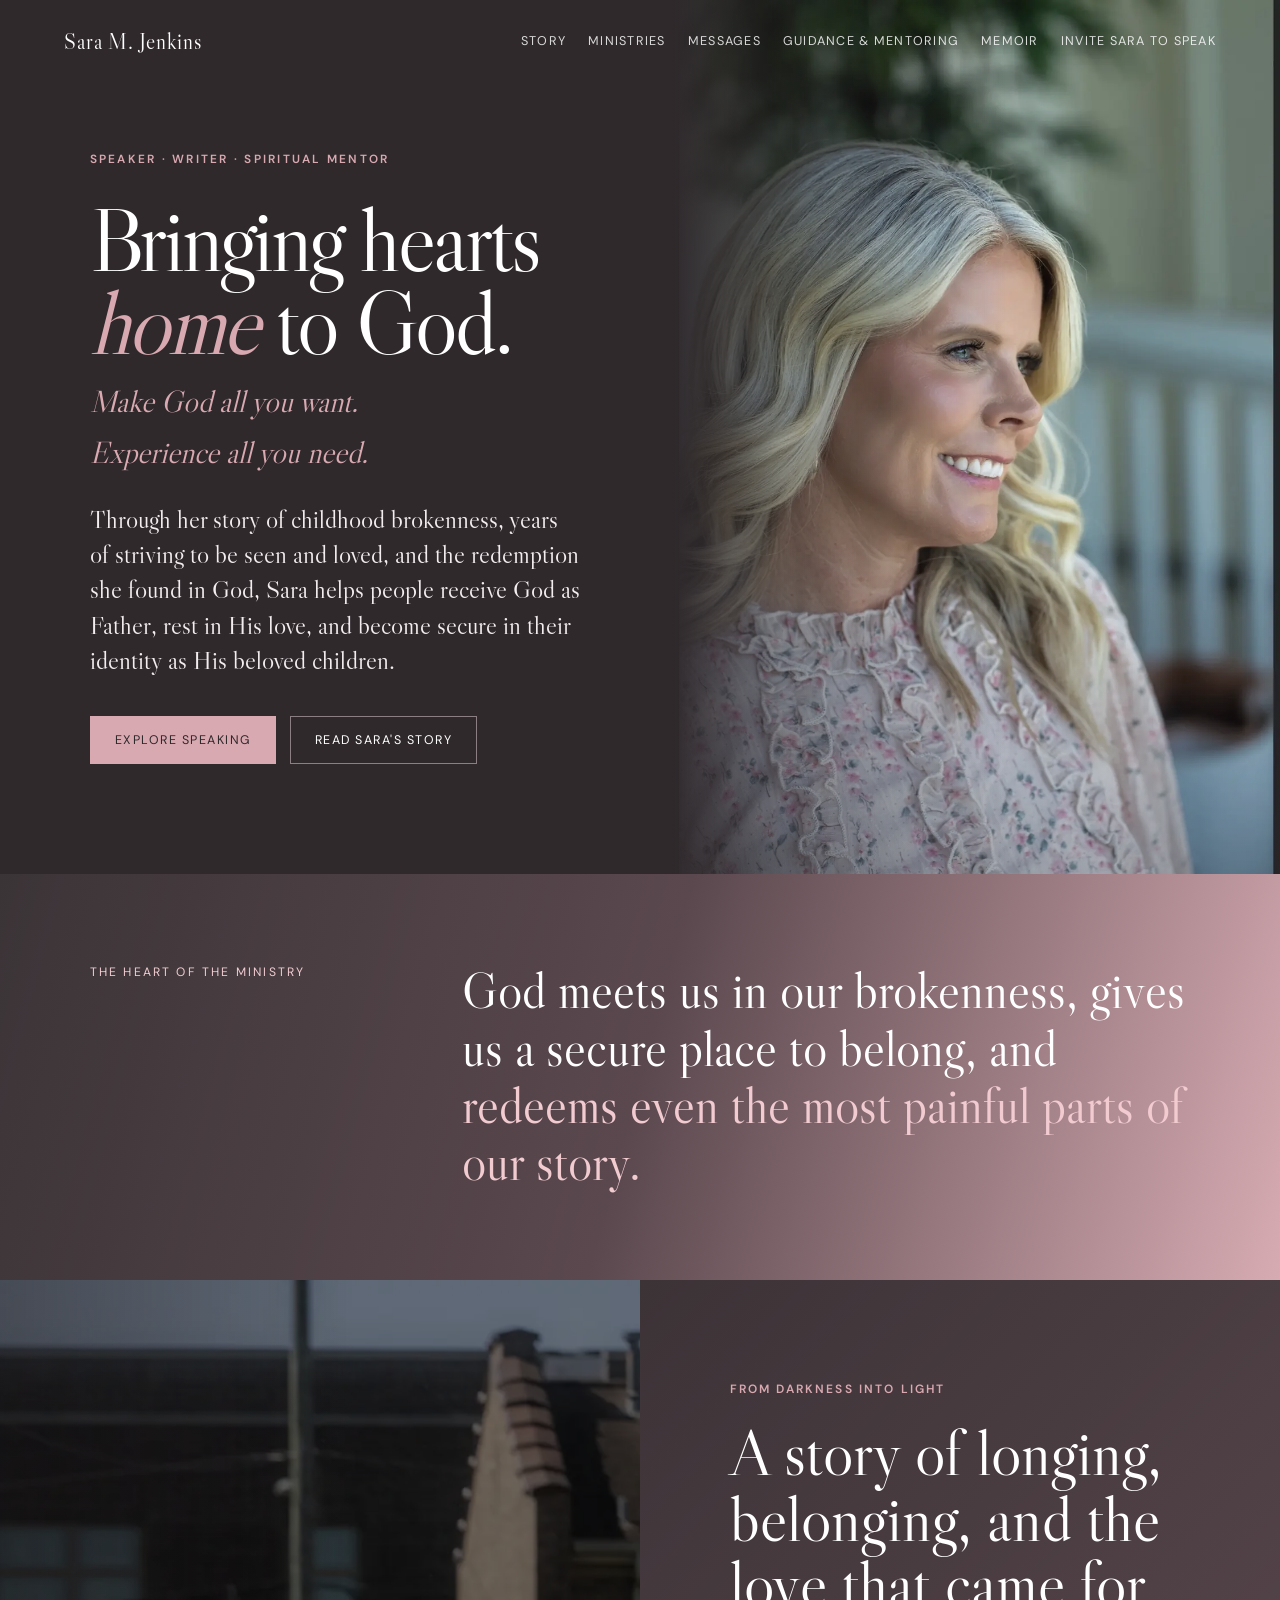
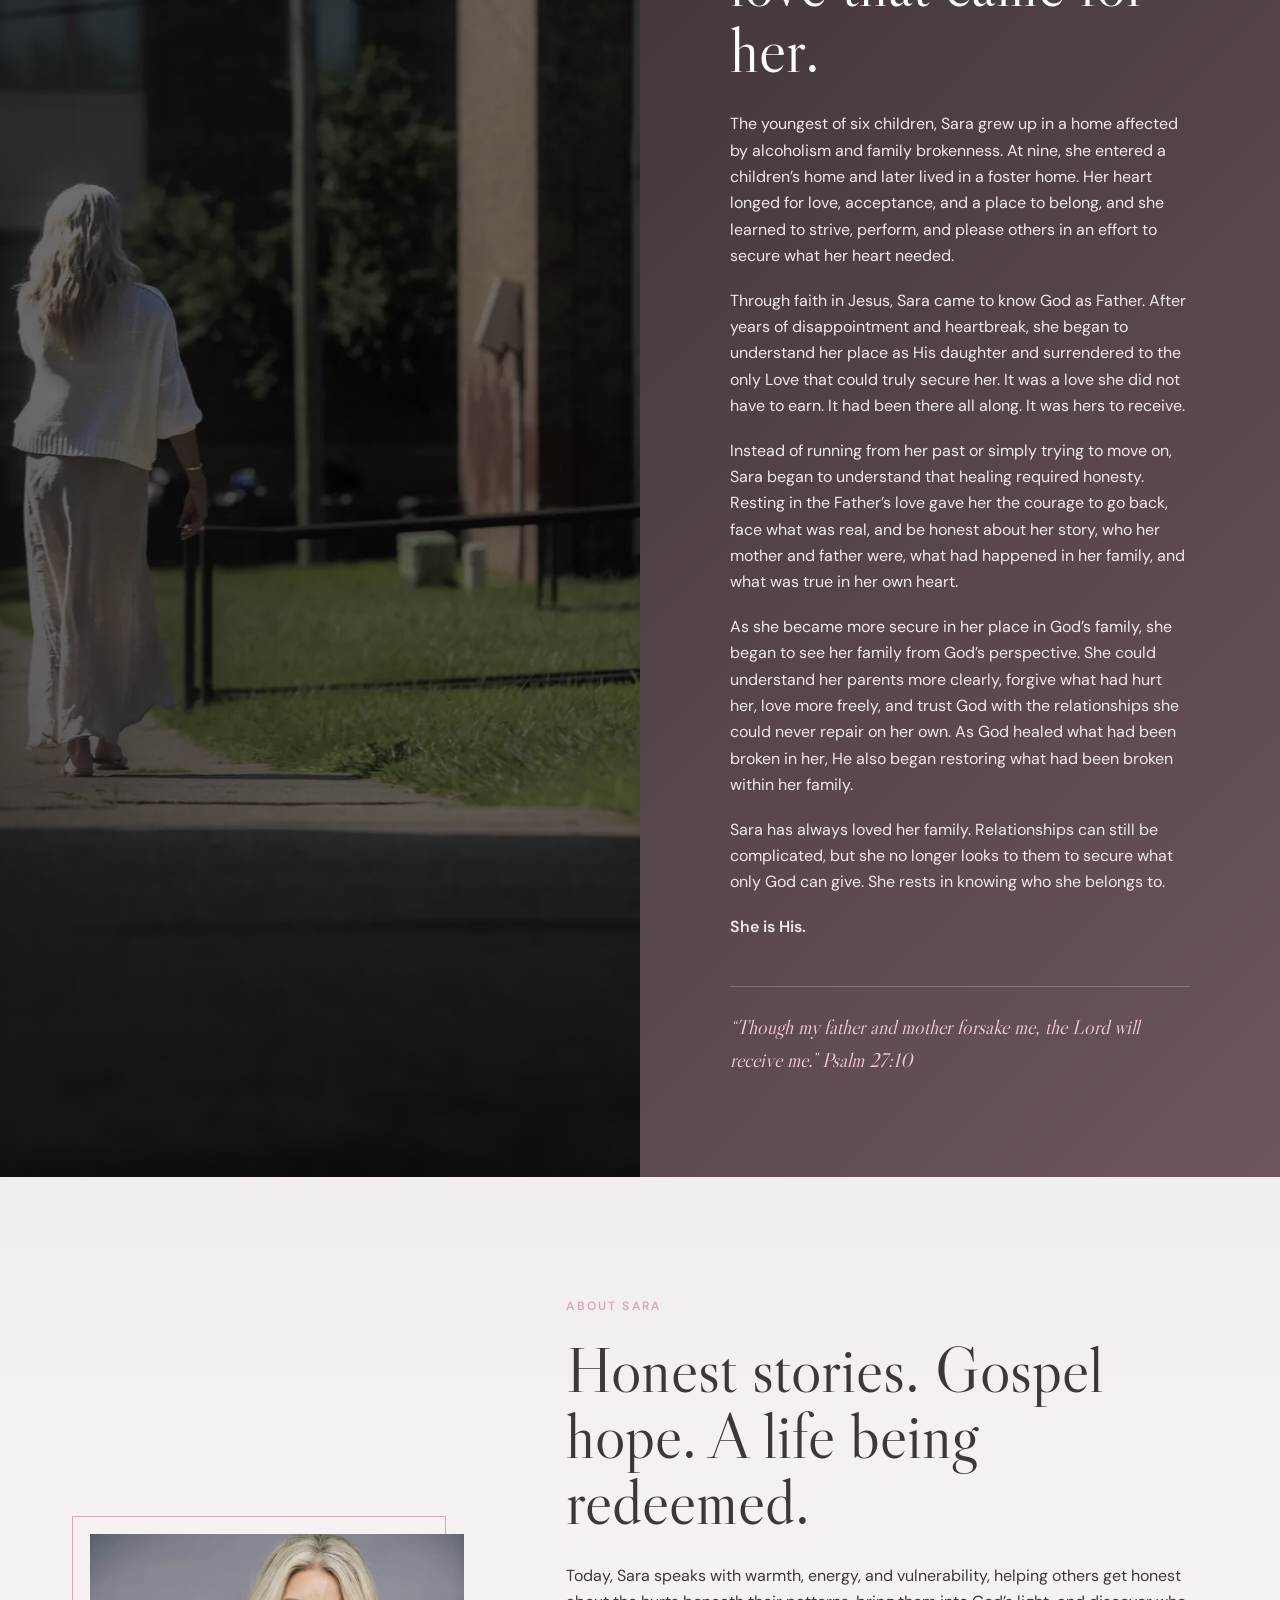
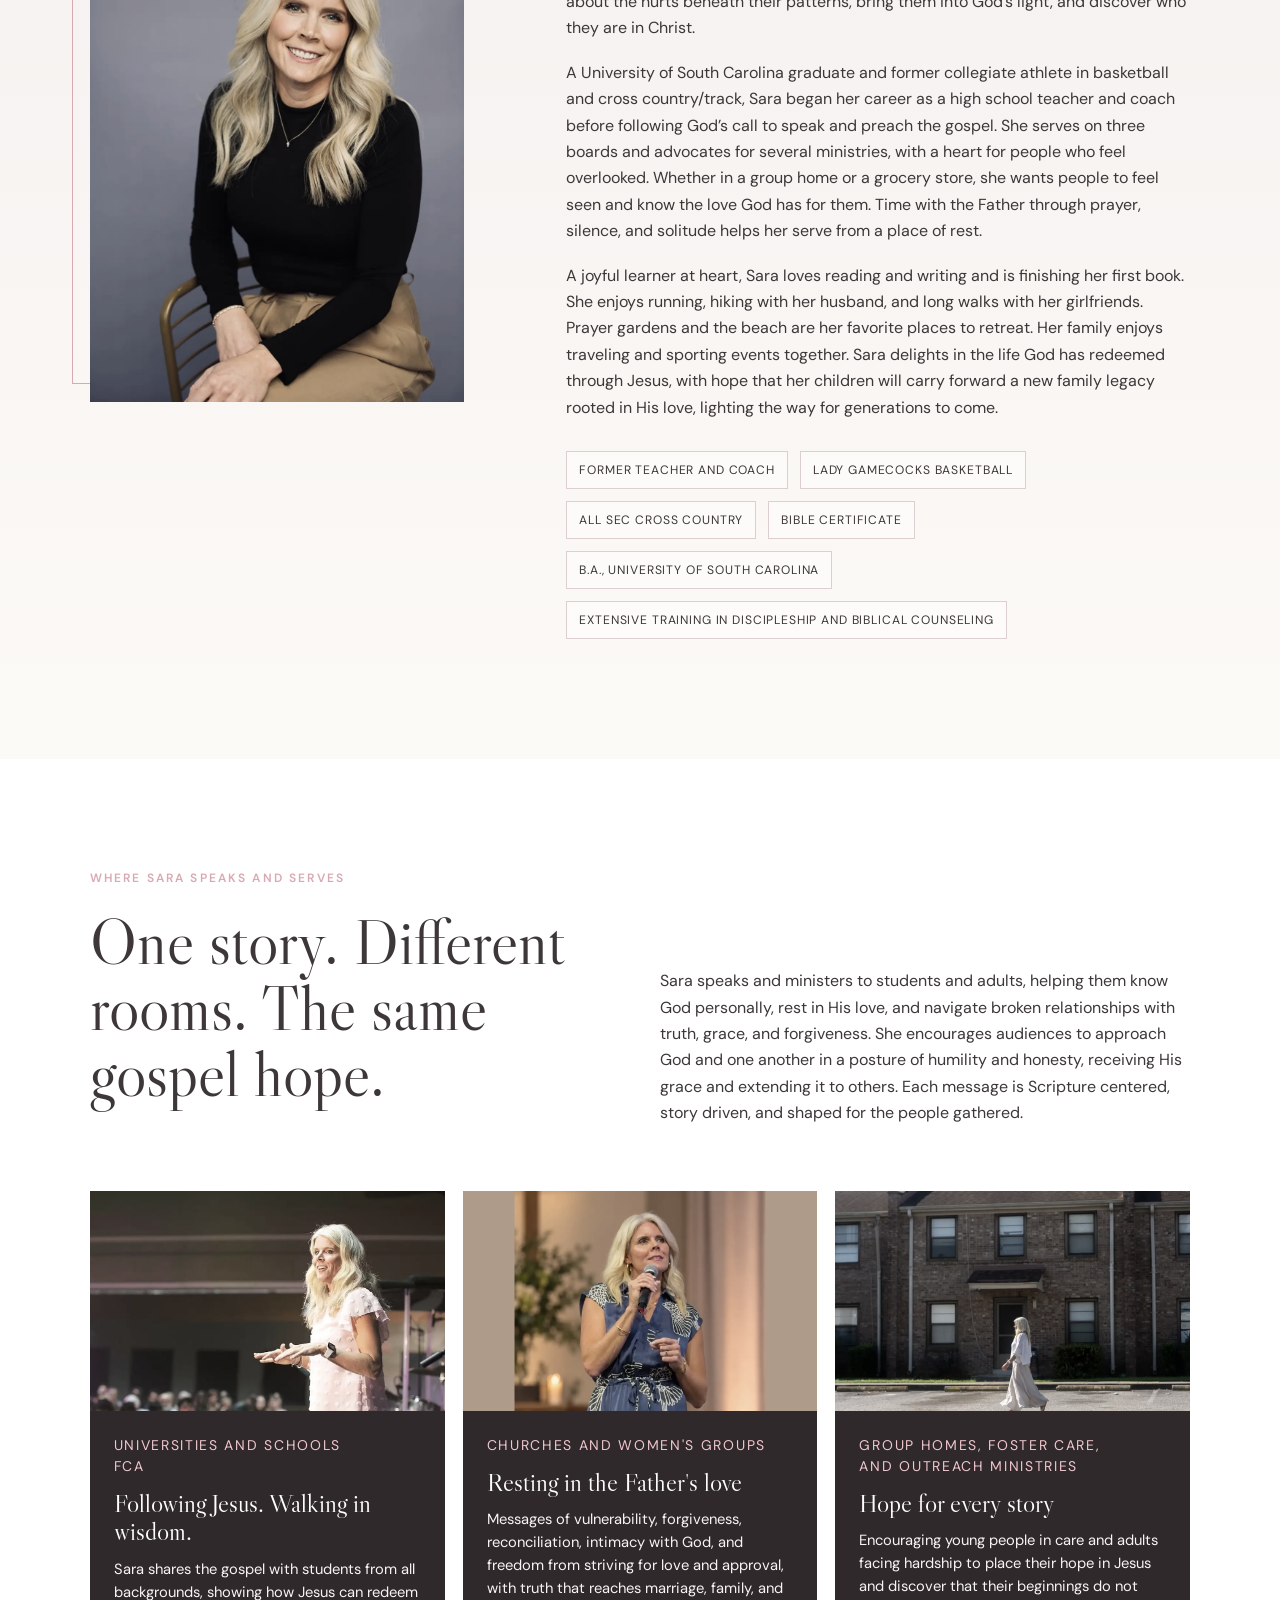
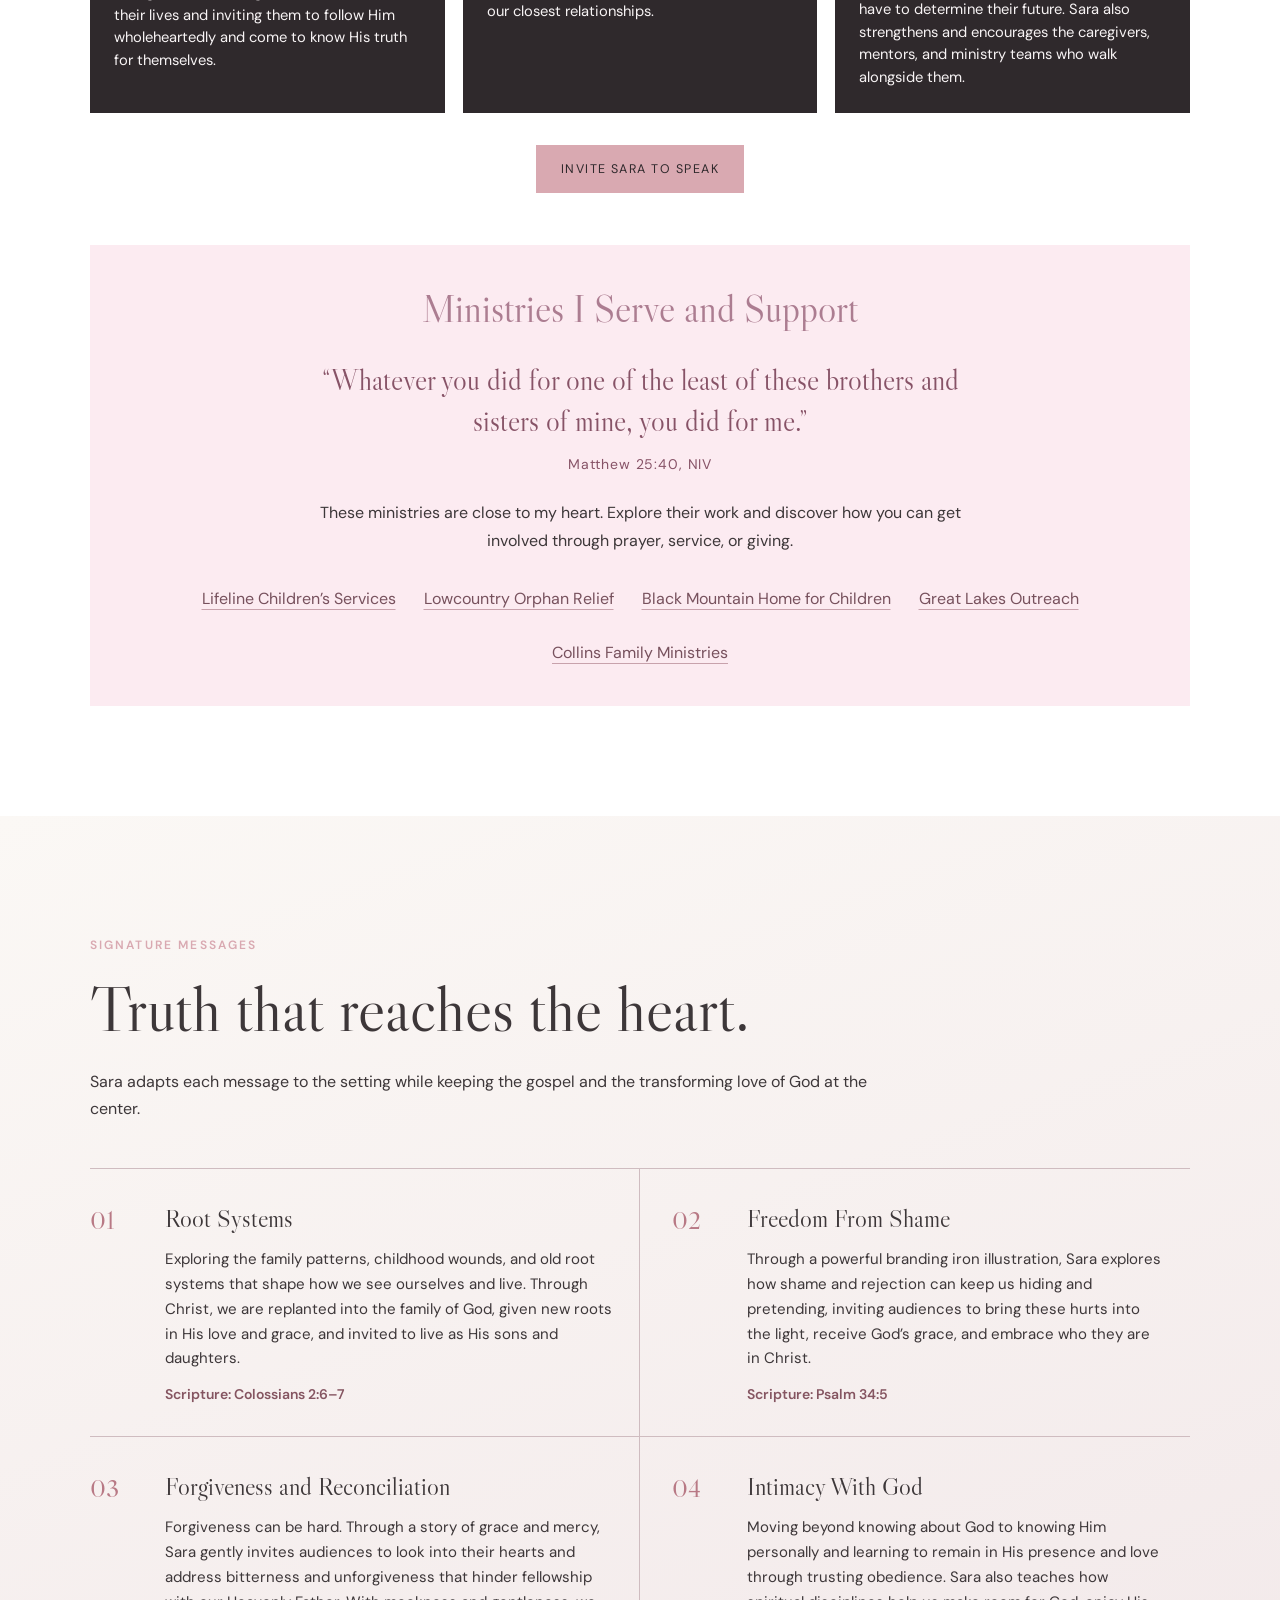
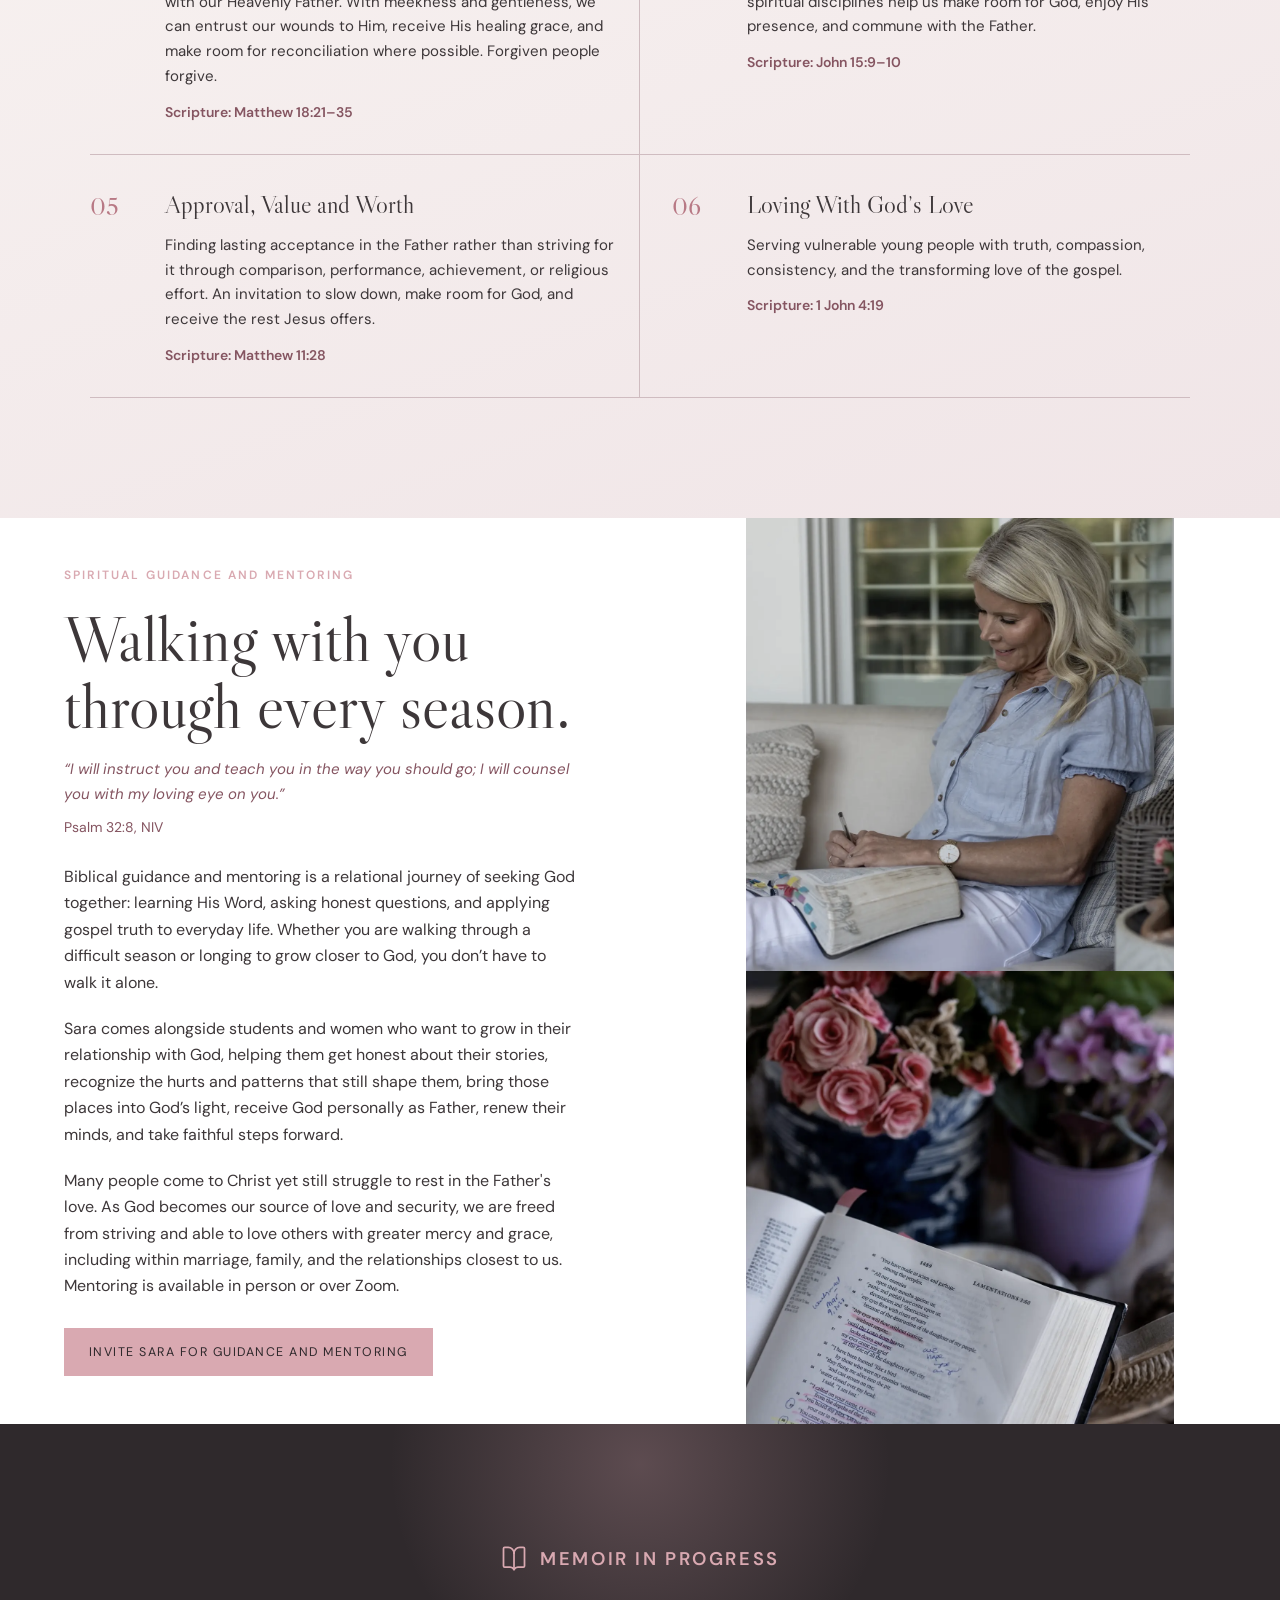
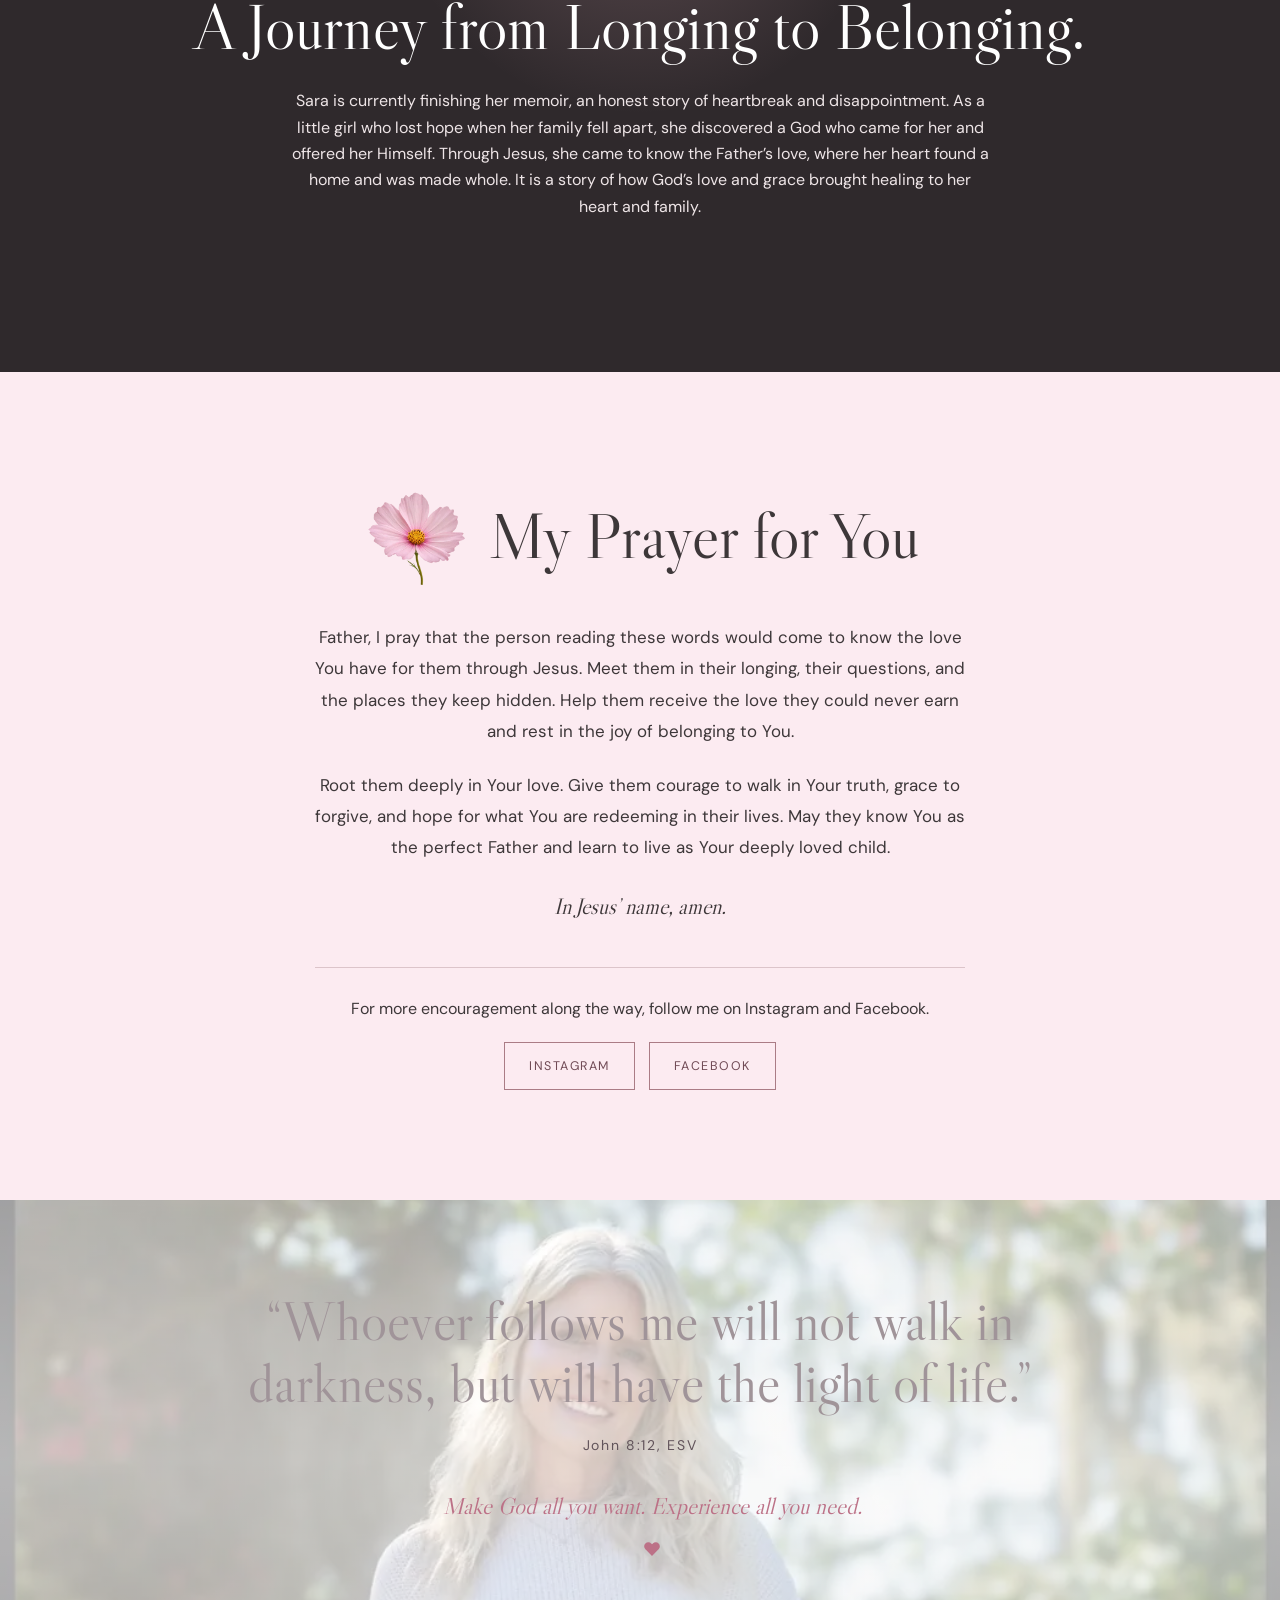
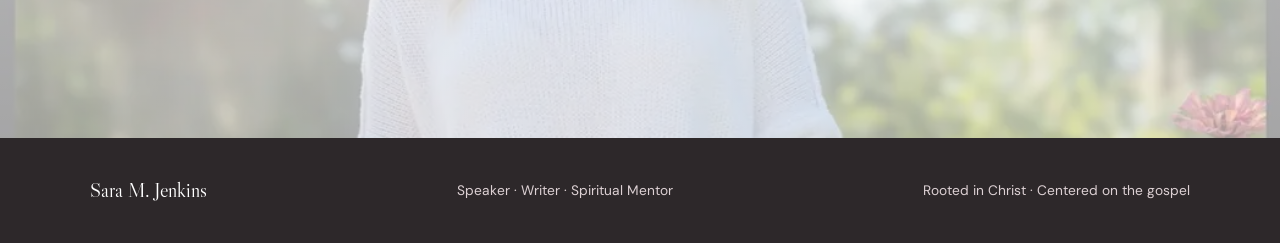
<file: index.html>
<!doctype html>
<html lang="en">
<head>
  <meta charset="utf-8">
  <meta name="viewport" content="width=device-width, initial-scale=1">
  <title>Sara M. Jenkins | Speaker and Spiritual Mentor</title>
  <meta name="description" content="Sara M. Jenkins shares gospel-centered messages of belonging, identity, forgiveness, reconciliation, and rest in the Father's love.">
  <link rel="preconnect" href="https://fonts.googleapis.com">
  <link rel="preconnect" href="https://fonts.gstatic.com" crossorigin>
  <link href="https://fonts.googleapis.com/css2?family=DM+Sans:wght@400;500;600&family=Libre+Caslon+Display&display=swap" rel="stylesheet">
  <link rel="icon" type="image/svg+xml" href="data:image/svg+xml,%3Csvg xmlns='http://www.w3.org/2000/svg' viewBox='0 0 32 32'%3E%3Crect width='32' height='32' rx='16' fill='%233b3437'/%3E%3Cpath d='M16 24s-9-5.5-9-11.2C7 8 13.1 7 16 11c2.9-4 9-3 9 1.8C25 18.5 16 24 16 24Z' fill='%23e7bfc4'/%3E%3C/svg%3E">
  <style>
    :root{--ink:#3d3739;--deep:#2f292c;--rose:#d9a9b1;--rose-deep:#b87985;--blush:#f4e6e8;--mist:#eeebea;--paper:#fcfaf7;--white:#fff;--serif:'Libre Caslon Display',Georgia,serif;--sans:'DM Sans',Arial,sans-serif}
    *{box-sizing:border-box} html{scroll-behavior:smooth} body{margin:0;background:var(--paper);color:var(--ink);font-family:var(--sans);font-size:16px;line-height:1.65} img{display:block;width:100%;height:100%;object-fit:cover} a{color:inherit;text-decoration:none}
    .nav{position:absolute;z-index:20;top:0;left:0;width:100%;display:flex;align-items:center;justify-content:space-between;padding:24px clamp(24px,5vw,76px);color:white}.brand{font-family:var(--serif);font-size:1.35rem;letter-spacing:.04em}.navlinks{display:flex;gap:22px;font-size:.79rem;letter-spacing:.1em;text-transform:uppercase}.navlinks a{opacity:.82;white-space:nowrap}.navlinks a:hover{opacity:1}
    .hero{min-height:760px;position:relative;display:grid;grid-template-columns:1.05fr .95fr;background:var(--deep);overflow:hidden}.hero-copy{position:relative;z-index:2;display:flex;flex-direction:column;justify-content:center;padding:130px clamp(28px,7vw,110px) 90px;color:white}.eyebrow{font-size:.74rem;letter-spacing:.19em;text-transform:uppercase;color:var(--rose);font-weight:600;margin-bottom:28px}.hero h1{font-family:var(--serif);font-weight:400;font-size:clamp(3.6rem,7vw,7.1rem);line-height:.93;letter-spacing:-.035em;margin:0 0 12px}.hero h1 em{color:var(--rose);font-style:italic}.hero-whole{font-family:var(--serif);font-size:clamp(1.35rem,2.4vw,2rem);font-style:italic;color:var(--rose);margin-bottom:24px}.hero p{font-family:var(--serif);font-size:clamp(1.2rem,2vw,1.65rem);line-height:1.38;max-width:620px;color:#f4edef;margin:0 0 38px}.hero-actions{display:flex;gap:14px;flex-wrap:wrap}.button{display:inline-flex;align-items:center;justify-content:center;min-height:48px;padding:0 24px;border:1px solid var(--rose);font-size:.78rem;letter-spacing:.12em;text-transform:uppercase;background:var(--rose);color:var(--deep);transition:.2s}.button.secondary{background:transparent;color:white;border-color:#8b7f83}.button:hover{transform:translateY(-2px)}.hero-image{position:relative;min-height:760px}.hero-image:after{content:'';position:absolute;inset:0;background:linear-gradient(90deg,var(--deep) 0%,rgba(47,41,44,.4) 18%,transparent 55%),linear-gradient(0deg,rgba(47,41,44,.35),transparent 38%)}.hero-image img{filter:saturate(.78) contrast(.96);object-position:center 34%}.hero-note{position:absolute;right:30px;bottom:32px;z-index:3;color:white;font-family:var(--serif);font-style:italic;font-size:1.05rem;max-width:220px;text-align:right}
    .mission{padding:88px clamp(24px,7vw,110px);background:linear-gradient(105deg,#3b3437 0%,#5a484e 50%,#d7abb2 100%);color:white;display:grid;grid-template-columns:.6fr 1.4fr;gap:60px;align-items:start}.mission .label{font-size:.76rem;letter-spacing:.18em;text-transform:uppercase;color:#f0cdd2}.mission blockquote{margin:0;font-family:var(--serif);font-size:clamp(2rem,4vw,4.25rem);line-height:1.12}.mission blockquote span{color:#f2cbd1}
    .story{display:grid;grid-template-columns:1fr 1fr;min-height:760px;background:#433a3d;color:white}.story-image{position:relative;overflow:hidden}.story-image img{filter:brightness(.57) saturate(.68);object-position:center center}.story-image:after{content:'';position:absolute;inset:0;background:linear-gradient(90deg,rgba(25,21,23,.35),transparent 55%),linear-gradient(0deg,rgba(25,21,23,.4),transparent 50%)}.story-copy{padding:100px clamp(32px,7vw,110px);display:flex;flex-direction:column;justify-content:center;background:linear-gradient(135deg,#3c3337,#6d555c)}.section-kicker{font-size:.75rem;letter-spacing:.18em;text-transform:uppercase;color:var(--rose);font-weight:600;margin-bottom:20px}.story h2,.about h2,.messages h2,.pathways h2,.book h2{font-family:var(--serif);font-weight:400;font-size:clamp(2.6rem,5vw,5.25rem);line-height:1.03;margin:0 0 28px}.story p{color:#f0e8ea;max-width:660px;margin:0 0 18px}.verse{margin-top:28px;padding-top:24px;border-top:1px solid rgba(255,255,255,.22);font-family:var(--serif);font-size:1.25rem;font-style:italic;color:#f4ccd2}
    .about{padding:120px clamp(24px,7vw,110px);display:grid;grid-template-columns:.75fr 1.25fr;gap:clamp(42px,8vw,120px);align-items:center;background:linear-gradient(180deg,#f3eeee 0%,var(--paper) 100%)}.about-photo{aspect-ratio:4/5;position:relative}.about-photo:before{content:'';position:absolute;inset:-18px 18px 18px -18px;border:1px solid var(--rose);z-index:0}.about-photo img{position:relative;z-index:1;object-position:center 30%;filter:saturate(.78)}.about p{max-width:720px;margin:0 0 18px}.about .lead{font-family:var(--serif);font-size:1.45rem;line-height:1.45;color:#51464a}.credentials{display:flex;gap:12px;flex-wrap:wrap;margin-top:30px}.credentials span{border:1px solid #ddced1;padding:8px 12px;font-size:.76rem;letter-spacing:.07em;text-transform:uppercase;background:#fff8}
    .pathways{padding:110px clamp(24px,7vw,110px);background:white}.speaking-invite{display:flex;justify-content:center;margin-top:32px}.pathways-head{display:grid;grid-template-columns:1fr 1fr;gap:40px;align-items:end;margin-bottom:56px}.pathways-head p{max-width:610px;margin:0 0 8px}.cards{display:grid;grid-template-columns:repeat(3,1fr);gap:18px}.card{min-height:360px;padding:36px 30px;display:flex;flex-direction:column;justify-content:flex-end;position:relative;overflow:hidden;color:white;background:var(--deep)}.card:before{content:'';position:absolute;inset:0;background:linear-gradient(0deg,rgba(35,28,31,.9),rgba(35,28,31,.06));z-index:1}.card img{position:absolute;inset:0;transition:transform .5s;filter:saturate(.75)}.card:hover img{transform:scale(1.035)}.card-content{position:relative;z-index:2}.card small{letter-spacing:.15em;text-transform:uppercase;color:#f0c7cd}.card h3{font-family:var(--serif);font-size:2.1rem;font-weight:400;line-height:1.05;margin:12px 0}.card p{font-size:.92rem;line-height:1.55;margin:0;color:#f8f4f5}.photo-card{padding:0;justify-content:flex-start}.photo-card:before{display:none}.photo-card img{position:relative;height:220px;flex:none;object-position:65% 25%}.photo-card .card-content{padding:24px;background:var(--deep);flex:1}.photo-card small{display:block;font-size:.875rem;line-height:1.5;letter-spacing:.12em}.photo-card h3{font-size:1.6rem;line-height:1.12;margin:12px 0}.photo-card p{font-size:.92rem}.church-card img{object-fit:contain;object-position:center;background:#b59a83;transform:scale(1.14);transform-origin:center top}.church-card:hover img{transform:scale(1.14)}
    .messages{padding:120px clamp(24px,7vw,110px);background:linear-gradient(160deg,#fbf8f5 0%,#f0e5e7 100%)}.messages-head{max-width:820px;margin-bottom:46px}.messages-grid{display:grid;grid-template-columns:repeat(2,1fr);border-top:1px solid #cfbcc0}.message{padding:30px 24px 30px 0;border-bottom:1px solid #cfbcc0;display:grid;grid-template-columns:60px 1fr;gap:15px}.message:nth-child(odd){border-right:1px solid #cfbcc0}.message:nth-child(even){padding-left:32px}.number{font-family:var(--serif);font-size:1.6rem;color:var(--rose-deep)}.message h3{font-family:var(--serif);font-size:1.55rem;font-weight:400;margin:0 0 7px}.message p{margin:0;font-size:.94rem}.message .scripture{margin-top:12px;font-size:.875rem;font-weight:600;color:#855561}
    .rest{display:grid;grid-template-columns:1fr 1fr;background:#fff}.rest-copy{padding:48px clamp(28px,5vw,72px);display:flex;flex-direction:column;justify-content:flex-start}.rest-copy h2{font-family:var(--serif);font-weight:400;font-size:clamp(2.8rem,5vw,5rem);line-height:1.04;margin:0 0 26px}.rest-copy p{max-width:650px;margin:0 0 20px}.rest-copy .button{align-self:flex-start;margin-top:8px}.rest-photos{display:grid;grid-template-columns:1fr;grid-template-rows:repeat(2,minmax(0,1fr));align-self:stretch;min-height:0;overflow:hidden;padding:0;gap:0;container-type:size}.rest-photo{position:relative;margin:0;min-height:0;overflow:hidden;width:min(100%,47.3cqh);justify-self:center}.rest-photos img{position:absolute;inset:0;width:100%;height:100%;object-fit:cover;border:0;border-radius:0;transform:scale(1.025)}.rest-photo:first-child img{filter:saturate(.7);object-position:center 25%}.rest-photo:last-child img{filter:saturate(.75);object-position:center center}
    .book{padding:120px clamp(24px,7vw,110px);background:var(--deep);color:white;text-align:center;position:relative;overflow:hidden}.book:before{content:'';position:absolute;width:520px;height:520px;border-radius:50%;background:radial-gradient(circle,rgba(218,169,178,.27),transparent 68%);top:-220px;left:50%;transform:translateX(-50%)}.book .memoir-kicker{display:flex;align-items:center;justify-content:center;gap:12px;font-size:clamp(1rem,1.5vw,1.15rem);letter-spacing:.14em}.memoir-icon{flex:none}.book-inner{position:relative;max-width:900px;margin:auto}.book p{max-width:700px;margin:0 auto 32px;color:#eee5e7}.book .title{font-family:var(--serif);font-size:clamp(2.5rem,6vw,5.8rem);line-height:1;margin:16px 0 14px;color:#f0c5cc}.book .subtitle{font-family:var(--serif);font-style:italic;font-size:1.45rem;color:white}
    .contact{padding:110px clamp(24px,7vw,110px);background:#f3e8ea;text-align:center}.contact-inner{max-width:820px;margin:auto}.contact h2{font-family:var(--serif);font-weight:400;font-size:clamp(2.8rem,5vw,5rem);line-height:1.04;margin:0 0 24px}.contact p{max-width:670px;margin:0 auto 30px}.contact-actions{display:flex;justify-content:center;gap:14px;flex-wrap:wrap}.contact .button.secondary{color:var(--deep);border-color:#b98f97}.contact-email{display:inline-block;margin-top:26px;color:#8e5e68;border-bottom:1px solid #caa8ae}
    .closing{padding:130px 24px;background:linear-gradient(rgba(255,255,255,.58),rgba(255,255,255,.68) 48%,rgba(255,255,255,.60)),url('assets/garden.webp') center calc(24px - 22vw)/cover;text-align:center;min-height:clamp(520px,42vw,800px)}.closing h2{font-family:var(--serif);font-size:clamp(3rem,7vw,6.5rem);line-height:.98;font-weight:400;margin:0 auto 24px;max-width:980px;color:#74676d}.closing p{font-size:1.12rem;max-width:640px;margin:0 auto 34px}.closing .tagline{font-family:var(--serif);font-style:italic;font-size:1.45rem;color:#bc7187;margin-top:40px}
    footer{background:#2d282a;color:#ddd1d4;padding:36px clamp(24px,7vw,110px);display:flex;justify-content:space-between;gap:20px;align-items:center;font-size:.86rem}.footer-brand{font-family:var(--serif);font-size:1.25rem;color:white}
    @media(max-width:900px){.closing{background-position:center 20%}.navlinks{display:none}.hero{grid-template-columns:1fr}.hero-copy{min-height:670px;padding-top:120px}.hero-image{min-height:480px}.mission,.story,.about,.rest{grid-template-columns:1fr}.mission{gap:22px}.story-image{min-height:520px}.about-photo{max-width:520px}.pathways-head{grid-template-columns:1fr}.cards{grid-template-columns:1fr}.card{min-height:420px}.rest-photos{min-height:840px}.messages-grid{grid-template-columns:1fr}.message:nth-child(odd){border-right:0}.message:nth-child(even){padding-left:0}.rest-photos{grid-template-columns:1fr}.hero-note{display:none}}
    @media(max-width:560px){.hero-copy{min-height:610px}.hero h1{font-size:3.35rem}.story-copy,.about,.pathways,.messages,.rest-copy,.book{padding-top:78px;padding-bottom:78px}.rest-photos{grid-template-columns:1fr;min-height:auto}.rest-copy{padding-top:40px;padding-bottom:40px}.rest-photos{padding:0;min-height:840px}.rest-photo{height:auto}.mission{padding-top:68px;padding-bottom:68px}.about-photo:before{inset:-10px 10px 10px -10px}.message{grid-template-columns:42px 1fr;padding-right:0}.closing{padding-top:96px;padding-bottom:96px}footer{flex-direction:column;align-items:flex-start}}
    .prayer{background:#fcebf1}.prayer .contact-inner{max-width:760px}.prayer-heading{display:flex;align-items:center;justify-content:center;gap:20px;margin-bottom:32px}.prayer .prayer-heading h2{margin:0;font-size:clamp(2.65rem,5vw,4.5rem)}.prayer-flower{width:108px;height:108px;flex:none;object-fit:contain}.prayer-copy{max-width:650px;margin:auto}.prayer .prayer-copy p{font-size:1.06rem;line-height:1.85;margin-bottom:22px}.prayer .prayer-copy .prayer-amen{font-family:var(--serif);font-style:italic;font-size:1.4rem;margin-bottom:0}.prayer-social{max-width:650px;margin:40px auto 0;padding-top:28px;border-top:1px solid #dcc4ca}.prayer .prayer-social p{font-size:1rem;margin-bottom:20px}.prayer .button.secondary{border-color:#aa7c86;color:#704a55}.prayer .button.secondary:hover{background:#ead1d8}.closing{padding-top:clamp(80px,7vw,110px);padding-bottom:clamp(80px,7vw,110px)}.closing-verse{margin:0 auto 30px;max-width:820px}.closing .closing-verse p{font-family:var(--serif);font-size:clamp(2.15rem,4.3vw,4.25rem);line-height:1.13;font-weight:400;max-width:none;margin:0 0 20px;color:#a09499}.closing-verse cite{display:block;font-family:var(--sans);font-style:normal;font-size:.875rem;letter-spacing:.12em;color:#61535a}.closing .closing-personal{max-width:620px;line-height:1.75;margin-bottom:0}.closing .tagline{margin-top:30px}@media(max-width:560px){.prayer-heading{gap:12px}.prayer-flower{width:70px;height:70px}.prayer .prayer-heading h2{font-size:2.65rem}.prayer{padding-top:76px;padding-bottom:76px}.prayer .prayer-copy p{font-size:1rem;line-height:1.8}.closing .closing-verse p{font-size:2.2rem}.closing .closing-personal{font-size:1rem}}
    .ministry-links{margin-top:52px;padding-top:32px;border-top:1px solid #d9ccd0;text-align:center}.ministry-links h3{font-family:var(--serif);font-size:clamp(1.8rem,3vw,2.4rem);font-weight:400;margin:0 0 20px}.ministry-links-list{display:flex;justify-content:center;flex-wrap:wrap;gap:12px 28px;list-style:none;padding:0;margin:0}.ministry-links-list a{display:inline-block;padding:9px 0;font-size:1rem;line-height:1.5;color:#77515d;text-decoration:underline;text-decoration-color:#c8a2ac;text-underline-offset:5px;transition:color .2s}.ministry-links-list a:hover{color:var(--deep);text-decoration-color:var(--deep)}.ministry-links-list a:focus-visible{outline:2px solid #77515d;outline-offset:6px}@media(max-width:560px){.ministry-links-list{flex-direction:column;gap:5px}.ministry-links{margin-top:40px}}
    .ministry-scripture{max-width:670px;margin:0 auto 22px}.ministry-scripture p{font-family:var(--serif);font-size:clamp(1.4rem,2.4vw,1.8rem);line-height:1.4;color:#77515d;margin:0 0 10px}.ministry-scripture cite{font-style:normal;font-size:.875rem;letter-spacing:.06em;color:#77515d}.ministry-invitation{max-width:670px;font-size:1rem;line-height:1.7;margin:0 auto 24px}
    .rest-copy .discipleship-scripture{margin:-8px 0 24px;max-width:650px;color:#855561}.rest-copy .discipleship-scripture p{font-size:.9375rem;line-height:1.65;font-style:italic;margin:0 0 7px}.discipleship-scripture cite{font-style:normal;font-size:.875rem}.ministry-links{background:#fcebf1;border-top:0;padding:32px clamp(20px,3vw,36px)}.ministry-links h3{color:#ac7d91}.ministry-scripture p,.ministry-scripture cite{color:#875367}
    .closing .tagline{transform:translateX(12px)}.tagline-heart{display:block;width:18px;height:18px;margin:14px auto 0;fill:currentColor;stroke:none}@media(max-width:560px){.closing .tagline{transform:translateX(8px)}}
    .closing .closing-personal{font-size:clamp(1.3rem,2.5vw,1.8rem);line-height:1.4}.story-affirmation{font-weight:600}
  @media(max-width:1180px) and (min-width:901px){.navlinks{gap:14px;font-size:.72rem}}
</style>
</head>
<body>
  <header class="nav"><a class="brand" href="#top">Sara M. Jenkins</a><nav class="navlinks" aria-label="Primary"><a href="#story">Story</a><a href="#ministries">Ministries</a><a href="#messages">Messages</a><a href="#guidance-mentoring">Guidance &amp; Mentoring</a><a href="#memoir">Memoir</a><a href="speak/">Invite Sara to Speak</a></nav></header>
  <main id="top">
    <section class="hero">
      <div class="hero-copy"><div class="eyebrow">Speaker · Writer · Spiritual Mentor</div><h1>Bringing hearts <em>home</em> to God.</h1><div class="hero-whole">Make God all you want.<br>Experience all you need.</div><p>Through her story of childhood brokenness, years of striving to be seen and loved, and the redemption she found in God, Sara helps people receive God as Father, rest in His love, and become secure in their identity as His beloved children.</p><div class="hero-actions"><a class="button" href="#ministries">Explore speaking</a><a class="button secondary" href="#story">Read Sara's story</a></div></div>
      <div class="hero-image"><img src="assets/sara-profile.webp" alt="Sara M. Jenkins smiling in soft natural light"></div>
    </section>
    <section class="mission"><div class="label">The heart of the ministry</div><blockquote>God meets us in our brokenness, gives us a secure place to belong, and <span>redeems even the most painful parts of our story.</span></blockquote></section>
    <section class="story" id="story"><div class="story-image"><img src="assets/story-neighborhood.webp" alt="Sara walking through the neighborhood where her story began"></div><div class="story-copy"><div class="section-kicker">From darkness into light</div><h2>A story of longing, belonging, and the love that came for her.</h2><p>The youngest of six children, Sara grew up in a home affected by alcoholism and family brokenness. At nine, she entered a children’s home and later lived in a foster home. Her heart longed for love, acceptance, and a place to belong, and she learned to strive, perform, and please others in an effort to secure what her heart needed.</p><p>Through faith in Jesus, Sara came to know God as Father. After years of disappointment and heartbreak, she began to understand her place as His daughter and surrendered to the only Love that could truly secure her. It was a love she did not have to earn. It had been there all along. It was hers to receive.</p><p>Instead of running from her past or simply trying to move on, Sara began to understand that healing required honesty. Resting in the Father’s love gave her the courage to go back, face what was real, and be honest about her story, who her mother and father were, what had happened in her family, and what was true in her own heart.</p><p>As she became more secure in her place in God’s family, she began to see her family from God’s perspective. She could understand her parents more clearly, forgive what had hurt her, love more freely, and trust God with the relationships she could never repair on her own. As God healed what had been broken in her, He also began restoring what had been broken within her family.</p><p>Sara has always loved her family. Relationships can still be complicated, but she no longer looks to them to secure what only God can give. She rests in knowing who she belongs to.</p><p class="story-affirmation">She is His.</p><div class="verse">“Though my father and mother forsake me, the Lord will receive me.” <span>Psalm 27:10</span></div></div></section>
    <section class="about"><div class="about-photo"><img src="assets/sara-about.webp" alt="Portrait of Sara M. Jenkins"></div><div><div class="section-kicker">About Sara</div><h2>Honest stories. Gospel hope. A life being redeemed.</h2><p>Today, Sara speaks with warmth, energy, and vulnerability, helping others get honest about the hurts beneath their patterns, bring them into God’s light, and discover who they are in Christ.</p><p>A University of South Carolina graduate and former collegiate athlete in basketball and cross country/track, Sara began her career as a high school teacher and coach before following God’s call to speak and preach the gospel. She serves on three boards and advocates for several ministries, with a heart for people who feel overlooked. Whether in a group home or a grocery store, she wants people to feel seen and know the love God has for them. Time with the Father through prayer, silence, and solitude helps her serve from a place of rest.</p><p>A joyful learner at heart, Sara loves reading and writing and is finishing her first book. She enjoys running, hiking with her husband, and long walks with her girlfriends. Prayer gardens and the beach are her favorite places to retreat. Her family enjoys traveling and sporting events together. Sara delights in the life God has redeemed through Jesus, with hope that her children will carry forward a new family legacy rooted in His love, lighting the way for generations to come.</p><div class="credentials"><span>Former teacher and coach</span><span>Lady Gamecocks basketball</span><span>All SEC cross country</span><span>Bible certificate</span><span>B.A., University of South Carolina</span><span>Extensive training in discipleship and biblical counseling</span></div></div></section>
    <section class="pathways" id="ministries"><div class="pathways-head"><div><div class="section-kicker">Where Sara Speaks and Serves</div><h2>One story. Different rooms. The same gospel hope.</h2></div><p>Sara speaks and ministers to students and adults, helping them know God personally, rest in His love, and navigate broken relationships with truth, grace, and forgiveness. She encourages audiences to approach God and one another in a posture of humility and honesty, receiving His grace and extending it to others. Each message is Scripture centered, story driven, and shaped for the people gathered.</p></div><div class="cards">
      <article class="card photo-card"><img src="assets/sara-speaking.webp" alt="Sara speaking on stage in a pink shirt"><div class="card-content"><small>Universities and Schools<br>FCA</small><h3>Following Jesus. Walking in wisdom.</h3><p>Sara shares the gospel with students from all backgrounds, showing how Jesus can redeem their lives and inviting them to follow Him wholeheartedly and come to know His truth for themselves.</p></div></article>
      <article class="card photo-card church-card"><img src="assets/sara-ministry-enhanced.webp" alt="Sara speaking at a ministry gathering"><div class="card-content"><small>Churches and women's groups</small><h3>Resting in the Father's love</h3><p>Messages of vulnerability, forgiveness, reconciliation, intimacy with God, and freedom from striving for love and approval, with truth that reaches marriage, family, and our closest relationships.</p></div></article>
      <article class="card photo-card"><img src="assets/neighborhood.webp" alt="Sara walking through a neighborhood connected to her childhood"><div class="card-content"><small>Group Homes, Foster Care,<br>and Outreach Ministries</small><h3>Hope for every story</h3><p>Encouraging young people in care and adults facing hardship to place their hope in Jesus and discover that their beginnings do not have to determine their future. Sara also strengthens and encourages the caregivers, mentors, and ministry teams who walk alongside them.</p></div></article>
    </div><div class="speaking-invite"><a class="button" href="speak/">Invite Sara to Speak</a></div><div class="ministry-links" aria-labelledby="ministry-links-heading"><h3 id="ministry-links-heading">Ministries I Serve and Support</h3><blockquote class="ministry-scripture"><p>“Whatever you did for one of the least of these brothers and sisters of mine, you did for me.”</p><cite>Matthew 25:40, NIV</cite></blockquote><p class="ministry-invitation">These ministries are close to my heart. Explore their work and discover how you can get involved through prayer, service, or giving.</p><ul class="ministry-links-list"><li><a href="https://lifelinechild.org/" target="_blank" rel="noopener noreferrer">Lifeline Children’s Services</a></li><li><a href="https://www.lowcountryorphanrelief.org/" target="_blank" rel="noopener noreferrer">Lowcountry Orphan Relief</a></li><li><a href="https://www.blackmountainhome.org/" target="_blank" rel="noopener noreferrer">Black Mountain Home for Children</a></li><li><a href="https://www.greatlakesoutreach.org/" target="_blank" rel="noopener noreferrer">Great Lakes Outreach</a></li><li><a href="https://collinsfamilyministries.org/" target="_blank" rel="noopener noreferrer">Collins Family Ministries</a></li></ul></div></section>
    <section class="messages" id="messages"><div class="messages-head"><div class="section-kicker">Signature messages</div><h2>Truth that reaches the heart.</h2><p>Sara adapts each message to the setting while keeping the gospel and the transforming love of God at the center.</p></div><div class="messages-grid">
      <div class="message"><div class="number">01</div><div><h3>Root Systems</h3><p>Exploring the family patterns, childhood wounds, and old root systems that shape how we see ourselves and live. Through Christ, we are replanted into the family of God, given new roots in His love and grace, and invited to live as His sons and daughters.</p><p class="scripture">Scripture: Colossians 2:6–7</p></div></div>
      <div class="message"><div class="number">02</div><div><h3>Freedom From Shame</h3><p>Through a powerful branding iron illustration, Sara explores how shame and rejection can keep us hiding and pretending, inviting audiences to bring these hurts into the light, receive God’s grace, and embrace who they are in Christ.</p><p class="scripture">Scripture: Psalm 34:5</p></div></div>
      <div class="message"><div class="number">03</div><div><h3>Forgiveness and Reconciliation</h3><p>Forgiveness can be hard. Through a story of grace and mercy, Sara gently invites audiences to look into their hearts and address bitterness and unforgiveness that hinder fellowship with our Heavenly Father. With meekness and gentleness, we can entrust our wounds to Him, receive His healing grace, and make room for reconciliation where possible. Forgiven people forgive.</p><p class="scripture">Scripture: Matthew 18:21–35</p></div></div>
      <div class="message"><div class="number">04</div><div><h3>Intimacy With God</h3><p>Moving beyond knowing about God to knowing Him personally and learning to remain in His presence and love through trusting obedience. Sara also teaches how spiritual disciplines help us make room for God, enjoy His presence, and commune with the Father.</p><p class="scripture">Scripture: John 15:9–10</p></div></div>
      <div class="message"><div class="number">05</div><div><h3>Approval, Value and Worth</h3><p>Finding lasting acceptance in the Father rather than striving for it through comparison, performance, achievement, or religious effort. An invitation to slow down, make room for God, and receive the rest Jesus offers.</p><p class="scripture">Scripture: Matthew 11:28</p></div></div>
      <div class="message"><div class="number">06</div><div><h3>Loving With God’s Love</h3><p>Serving vulnerable young people with truth, compassion, consistency, and the transforming love of the gospel.</p><p class="scripture">Scripture: 1 John 4:19</p></div></div>
    </div></section>
    <section class="rest" id="guidance-mentoring"><div class="rest-copy"><span id="discipleship" aria-hidden="true"></span><div class="section-kicker">Spiritual guidance and mentoring</div><h2>Walking with you through every season.</h2><blockquote class="discipleship-scripture"><p>“I will instruct you and teach you in the way you should go; I will counsel you with my loving eye on you.”</p><cite>Psalm 32:8, NIV</cite></blockquote><p>Biblical guidance and mentoring is a relational journey of seeking God together: learning His Word, asking honest questions, and applying gospel truth to everyday life. Whether you are walking through a difficult season or longing to grow closer to God, you don’t have to walk it alone.</p><p>Sara comes alongside students and women who want to grow in their relationship with God, helping them get honest about their stories, recognize the hurts and patterns that still shape them, bring those places into God’s light, receive God personally as Father, renew their minds, and take faithful steps forward.</p><p>Many people come to Christ yet still struggle to rest in the Father's love. As God becomes our source of love and security, we are freed from striving and able to love others with greater mercy and grace, including within marriage, family, and the relationships closest to us. Mentoring is available in person or over Zoom.</p><a class="button" href="mentoring/">Invite Sara for Guidance and Mentoring</a></div><div class="rest-photos"><figure class="rest-photo"><img src="assets/quiet-time.webp" alt="Sara reading Scripture in a quiet moment"></figure><figure class="rest-photo"><img src="assets/bible.webp" alt="An open Bible with handwritten notes and flowers"></figure></div></section>
    <section class="book" id="memoir"><div class="book-inner"><div class="section-kicker memoir-kicker"><svg class="memoir-icon" xmlns="http://www.w3.org/2000/svg" width="28" height="28" viewBox="0 0 24 24" fill="none" stroke="currentColor" stroke-width="1.5" stroke-linecap="round" stroke-linejoin="round" aria-hidden="true"><path d="M12 7v14"/><path d="M3 18V3a1 1 0 0 1 1-1h3a5 5 0 0 1 5 5 5 5 0 0 1 5-5h3a1 1 0 0 1 1 1v15a1 1 0 0 1-1 1h-4a4 4 0 0 0-4 2 4 4 0 0 0-4-2H4a1 1 0 0 1-1-1Z"/></svg><span>Memoir in progress</span></div><h2>A Journey from Longing to Belonging.</h2><p>Sara is currently finishing her memoir, an honest story of heartbreak and disappointment. As a little girl who lost hope when her family fell apart, she discovered a God who came for her and offered her Himself. Through Jesus, she came to know the Father’s love, where her heart found a home and was made whole. It is a story of how God’s love and grace brought healing to her heart and family.</p></div></section>
    <section class="contact prayer" id="contact"><div class="contact-inner"><div class="prayer-heading"><img class="prayer-flower" src="[data-uri]" alt="" width="108" height="108" loading="lazy"><h2>My Prayer for You</h2></div><div class="prayer-copy"><p>Father, I pray that the person reading these words would come to know the love You have for them through Jesus. Meet them in their longing, their questions, and the places they keep hidden. Help them receive the love they could never earn and rest in the joy of belonging to You.</p><p>Root them deeply in Your love. Give them courage to walk in Your truth, grace to forgive, and hope for what You are redeeming in their lives. May they know You as the perfect Father and learn to live as Your deeply loved child.</p><p class="prayer-amen">In Jesus’ name, amen.</p></div><div class="prayer-social"><p>For more encouragement along the way, follow me on Instagram and Facebook.</p><div class="contact-actions"><a class="button secondary" href="https://www.instagram.com/saramjenkins7/" target="_blank" rel="noopener noreferrer" aria-label="Follow Sara on Instagram">Instagram</a><a class="button secondary" href="https://www.facebook.com/share/1LiRqxjws6/?mibextid=wwXIfr" target="_blank" rel="noopener noreferrer" aria-label="Follow Sara on Facebook">Facebook</a></div></div></div></section>
    <section class="closing"><blockquote class="closing-verse"><p>“Whoever follows me will not walk in darkness, but will have the light of life.”</p><cite>John 8:12, ESV</cite></blockquote><div class="tagline">Make God all you want. Experience all you need.<svg class="tagline-heart" xmlns="http://www.w3.org/2000/svg" width="18" height="18" viewBox="0 0 24 24" fill="none" stroke="currentColor" stroke-width="1.5" stroke-linecap="round" stroke-linejoin="round" aria-hidden="true"><path d="M20.84 4.61a5.5 5.5 0 0 0-7.78 0L12 5.67l-1.06-1.06a5.5 5.5 0 0 0-7.78 7.78l1.06 1.06L12 21.23l7.78-7.78 1.06-1.06a5.5 5.5 0 0 0 0-7.78Z"/></svg></div></section>
  </main>
  <footer><div class="footer-brand">Sara M. Jenkins</div><div>Speaker · Writer · Spiritual Mentor</div><div>Rooted in Christ · Centered on the gospel</div></footer>
</body>
</html>
</file>
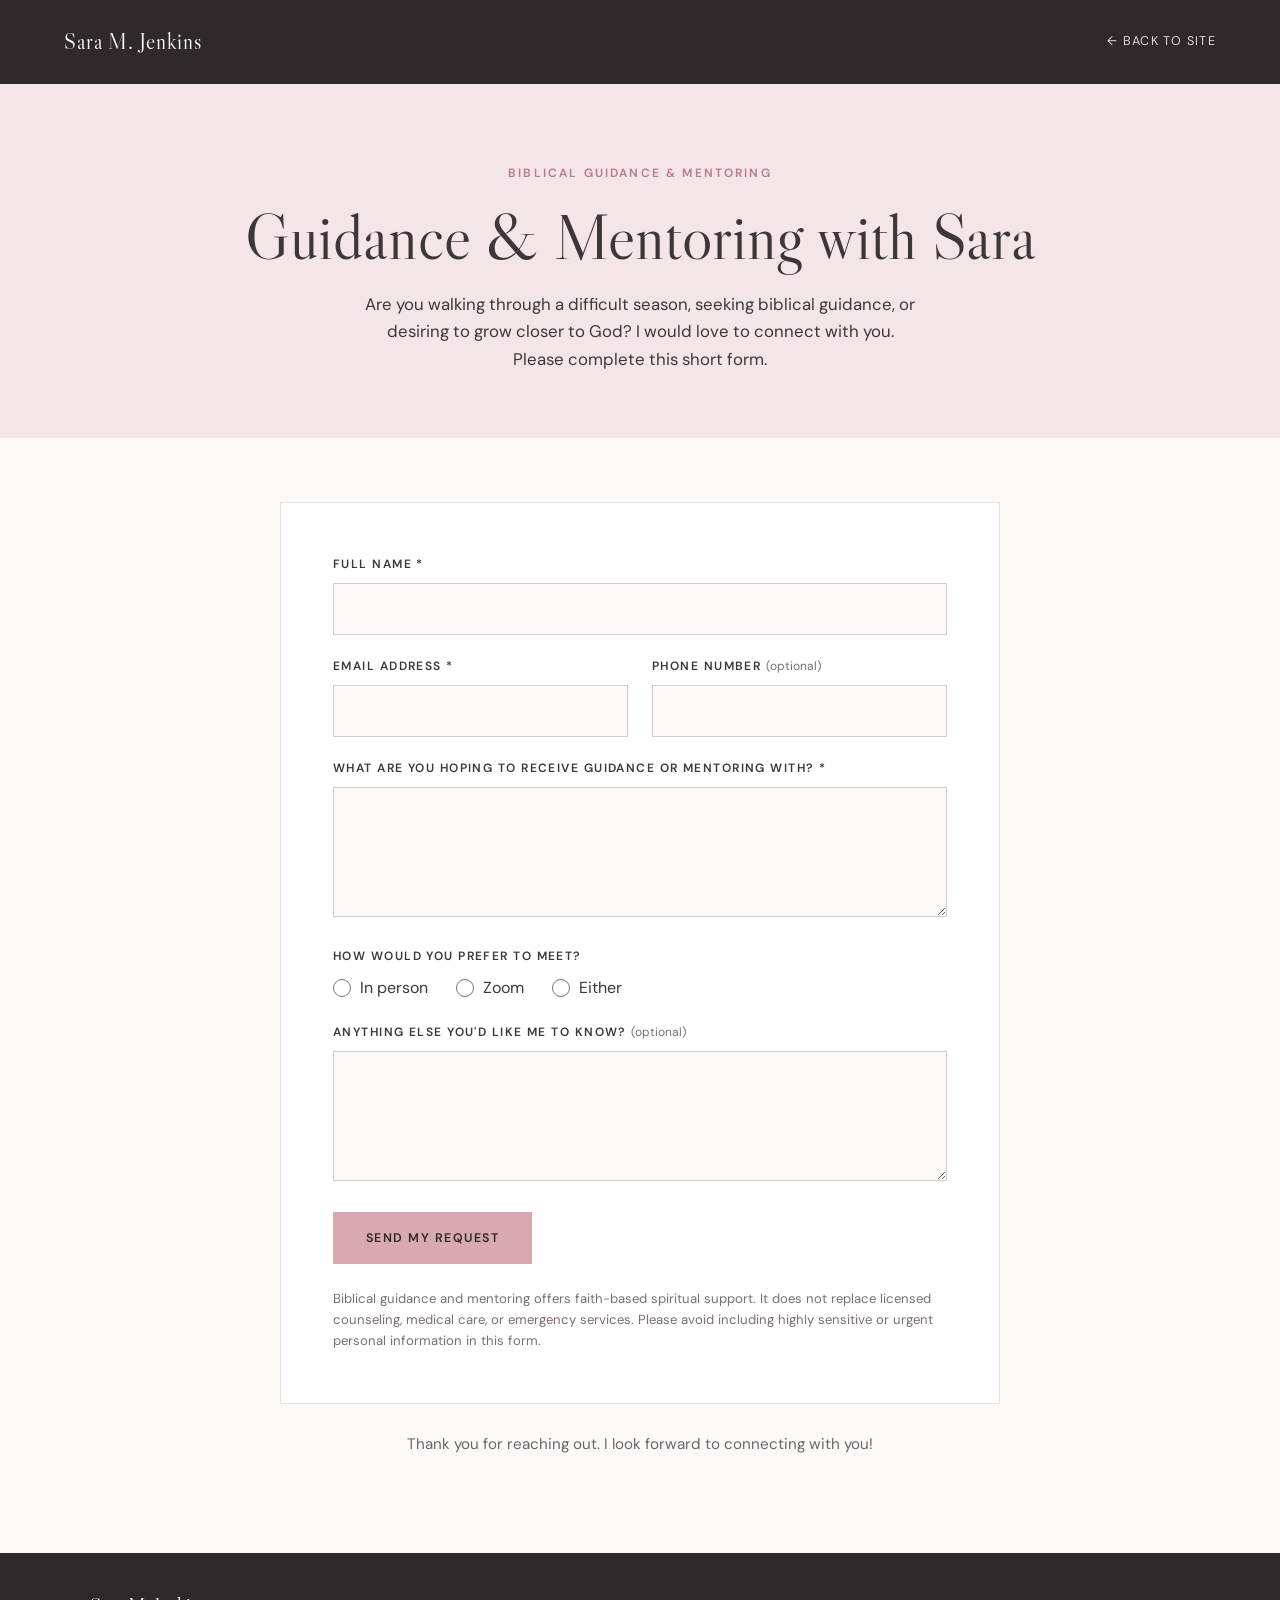
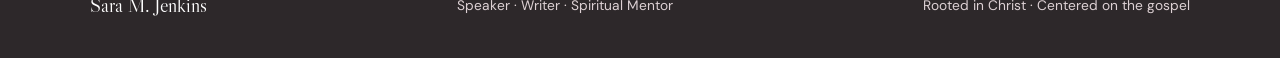
<file: mentoring/index.html>
<!doctype html>
<html lang="en">
<head>
  <meta charset="utf-8">
  <meta name="viewport" content="width=device-width, initial-scale=1">
  <title>Guidance &amp; Mentoring | Sara M. Jenkins</title>
  <meta name="description" content="Request biblical guidance and mentoring with Sara M. Jenkins, in person or over Zoom.">
  <link rel="preconnect" href="https://fonts.googleapis.com">
  <link rel="preconnect" href="https://fonts.gstatic.com" crossorigin>
  <link href="https://fonts.googleapis.com/css2?family=DM+Sans:wght@400;500;600&family=Libre+Caslon+Display&display=swap" rel="stylesheet">
  <link rel="icon" type="image/svg+xml" href="data:image/svg+xml,%3Csvg xmlns='http://www.w3.org/2000/svg' viewBox='0 0 32 32'%3E%3Crect width='32' height='32' rx='16' fill='%233b3437'/%3E%3Cpath d='M16 24s-9-5.5-9-11.2C7 8 13.1 7 16 11c2.9-4 9-3 9 1.8C25 18.5 16 24 16 24Z' fill='%23e7bfc4'/%3E%3C/svg%3E">
  <style>
    :root{--ink:#3d3739;--deep:#2f292c;--rose:#d9a9b1;--rose-deep:#b87985;--blush:#f4e6e8;--mist:#eeebea;--paper:#fcfaf7;--white:#fff;--serif:'Libre Caslon Display',Georgia,serif;--sans:'DM Sans',Arial,sans-serif}
    *{box-sizing:border-box}
    body{margin:0;background:var(--paper);color:var(--ink);font-family:var(--sans);font-size:16px;line-height:1.65}
    a{color:inherit;text-decoration:none}
    .nav{display:flex;align-items:center;justify-content:space-between;padding:24px clamp(24px,5vw,76px);background:var(--deep);color:white}
    .brand{font-family:var(--serif);font-size:1.35rem;letter-spacing:.04em}
    .back{font-size:.79rem;letter-spacing:.1em;text-transform:uppercase;opacity:.82}
    .back:hover{opacity:1}
    .intro{background:var(--blush);padding:80px clamp(24px,7vw,110px) 64px;text-align:center}
    .section-kicker{font-size:.75rem;letter-spacing:.18em;text-transform:uppercase;color:var(--rose-deep);font-weight:600;margin-bottom:20px}
    h1{font-family:var(--serif);font-weight:400;font-size:clamp(2.6rem,5vw,4.5rem);line-height:1.05;margin:0 0 20px}
    .intro p{max-width:560px;margin:0 auto;font-size:1.05rem}
    .form-wrap{padding:64px clamp(24px,7vw,110px) 96px}
    form{max-width:720px;margin:0 auto;background:var(--white);border:1px solid #eadde0;padding:clamp(28px,5vw,52px)}
    .grid{display:grid;grid-template-columns:1fr 1fr;gap:0 24px}
    .field{margin-bottom:22px}
    .full{grid-column:1 / -1}
    label,legend{display:block;font-size:.75rem;letter-spacing:.12em;text-transform:uppercase;font-weight:600;margin-bottom:8px;padding:0}
    .note{text-transform:none;letter-spacing:0;font-weight:400;color:#7a6e72}
    input[type=text],input[type=email],input[type=tel],textarea{width:100%;min-height:48px;padding:12px 14px;border:1px solid #d8c9cd;border-radius:0;background:var(--paper);font:inherit;color:var(--ink)}
    textarea{resize:vertical;min-height:130px}
    input:focus,textarea:focus{outline:2px solid var(--rose);outline-offset:1px;background:var(--white)}
    fieldset{border:0;margin:0 0 22px;padding:0}
    .choices{display:flex;flex-wrap:wrap;gap:10px 28px}
    .choice{display:flex;align-items:center;gap:9px;font-size:1rem;letter-spacing:0;text-transform:none;font-weight:400;margin:0;cursor:pointer}
    .choice input{width:18px;height:18px;margin:0;accent-color:var(--rose-deep)}
    .hidden{position:absolute;left:-9999px}
    .button{display:inline-flex;align-items:center;justify-content:center;min-height:52px;padding:0 32px;border:1px solid var(--rose);font:600 .78rem var(--sans);letter-spacing:.12em;text-transform:uppercase;background:var(--rose);color:var(--deep);cursor:pointer;transition:.2s}
    .button:hover{transform:translateY(-2px);background:var(--rose-deep);border-color:var(--rose-deep);color:white}
    .disclaimer{margin:24px 0 0;font-size:.82rem;line-height:1.6;color:#7a6e72}
    .closing-note{max-width:720px;margin:28px auto 0;text-align:center;color:#6f6468;font-size:.95rem}
    footer{background:#2d282a;color:#ddd1d4;padding:36px clamp(24px,7vw,110px);display:flex;justify-content:space-between;gap:20px;align-items:center;font-size:.86rem}
    .footer-brand{font-family:var(--serif);font-size:1.25rem;color:white}
    @media(max-width:640px){.grid{grid-template-columns:1fr}footer{flex-direction:column;align-items:flex-start}.button{width:100%}}
  </style>
</head>
<body>
  <header class="nav"><a class="brand" href="../">Sara M. Jenkins</a><a class="back" href="../#guidance-mentoring">&larr; Back to site</a></header>

  <main>
    <section class="intro">
      <div class="section-kicker">Biblical Guidance &amp; Mentoring</div>
      <h1>Guidance &amp; Mentoring with Sara</h1>
      <p>Are you walking through a difficult season, seeking biblical guidance, or desiring to grow closer to God? I would love to connect with you. Please complete this short form.</p>
    </section>

    <section class="form-wrap">
      <!-- Submissions go through FormSubmit (formsubmit.co), which emails each request to the address in the action URL.
           If FormSubmit sends a one-time activation email for this form, click the link in it to turn the form on. -->
      <form id="mentoring-request" method="POST" action="https://formsubmit.co/65e0b86766fe62179ccb960bd7daefac">
        <input type="hidden" name="Form" value="Guidance & Mentoring Request">
        <input type="hidden" name="_subject" value="New guidance & mentoring request from sarajenkins.com">
        <input type="hidden" name="_template" value="table">
        <input type="hidden" name="_captcha" value="false">
        <input type="hidden" name="_next" value="https://sarajenkins.com/mentoring/thank-you/">
        <p class="hidden" aria-hidden="true"><label>Do not fill this out: <input name="_honey" tabindex="-1" autocomplete="off"></label></p>
        <div class="grid">
          <div class="field full"><label for="name">Full Name *</label><input id="name" name="name" type="text" autocomplete="name" required maxlength="150"></div>
          <div class="field"><label for="email">Email Address *</label><input id="email" name="email" type="email" autocomplete="email" required maxlength="254"></div>
          <div class="field"><label for="phone">Phone Number <span class="note">(optional)</span></label><input id="phone" name="phone" type="tel" autocomplete="tel" maxlength="50"></div>
          <div class="field full"><label for="guidance">What are you hoping to receive guidance or mentoring with? *</label><textarea id="guidance" name="guidance" required maxlength="3000"></textarea></div>
          <fieldset class="full"><legend>How would you prefer to meet?</legend><div class="choices"><label class="choice"><input type="radio" name="meeting-preference" value="In person"> In person</label><label class="choice"><input type="radio" name="meeting-preference" value="Zoom"> Zoom</label><label class="choice"><input type="radio" name="meeting-preference" value="Either"> Either</label></div></fieldset>
          <div class="field full"><label for="additional">Anything else you'd like me to know? <span class="note">(optional)</span></label><textarea id="additional" name="additional-details" maxlength="3000"></textarea></div>
        </div>
        <button class="button" type="submit">Send My Request</button>
        <p class="disclaimer">Biblical guidance and mentoring offers faith-based spiritual support. It does not replace licensed counseling, medical care, or emergency services. Please avoid including highly sensitive or urgent personal information in this form.</p>
      </form>
      <p class="closing-note">Thank you for reaching out. I look forward to connecting with you!</p>
    </section>
  </main>

  <footer><div class="footer-brand">Sara M. Jenkins</div><div>Speaker · Writer · Spiritual Mentor</div><div>Rooted in Christ · Centered on the gospel</div></footer>
  <script>
    // Logs each request to the "Guidance & Mentoring" tab of the "Sara Jenkins – Speaker Inquiries" Google Sheet
    // (same Apps Script web app as the speaker form; a form=mentoring value added in the script routes it to that tab).
    const SHEET_WEBHOOK_URL = 'https://script.google.com/macros/s/AKfycbxFvAlw-7IjOhwWb4q4Ppw48uc-H-45PJdTyhukbJR4HTqKcgqi76BFg8F4PaJHKIqB/exec';
    // The email goes through FormSubmit's AJAX endpoint in the background, so visitors never see a FormSubmit page.
    // keepalive lets the request finish even after we move on to the thank-you page.
    const FORMSUBMIT_AJAX_URL = 'https://formsubmit.co/ajax/65e0b86766fe62179ccb960bd7daefac';
    const THANK_YOU_URL = '/mentoring/thank-you/';
    const MAX_WAIT_MS = 4000;
    document.getElementById('mentoring-request').addEventListener('submit', function (e) {
      e.preventDefault();
      const form = this;
      const button = form.querySelector('button[type="submit"]');
      const done = function () { window.location.href = THANK_YOU_URL; };
      if (form.elements['_honey'].value) { done(); return; }
      button.disabled = true;
      button.textContent = 'Sending…';
      const val = function (n) { const el = form.elements[n]; return el && el.value ? String(el.value).trim() : ''; };
      // A timestamp makes every subject unique, so Gmail gives each submission its own email instead of one thread.
      const stamp = new Date().toLocaleString('en-US', { month: 'short', day: 'numeric', year: 'numeric', hour: 'numeric', minute: '2-digit' });
      const prefInput = form.querySelector('input[name="meeting-preference"]:checked');
      const subjectParts = ['Guidance & Mentoring request: ' + val('name')];
      if (prefInput) subjectParts.push(prefInput.value);
      form.elements['_subject'].value = subjectParts.join(' · ') + ' [' + stamp + ']';
      const data = new URLSearchParams(new FormData(form));
      // form=mentoring routes the row to the Guidance & Mentoring tab. It goes to the Sheet only, so the email shows just one Form row.
      const sheetData = new URLSearchParams(data);
      sheetData.set('form', 'mentoring');
      try { if (SHEET_WEBHOOK_URL) navigator.sendBeacon(SHEET_WEBHOOK_URL, sheetData); } catch (err) { /* never block the email */ }
      let request;
      try {
        request = fetch(FORMSUBMIT_AJAX_URL, { method: 'POST', body: data, headers: { Accept: 'application/json' }, keepalive: true });
      } catch (err) { form.submit(); return; }
      // Move on as soon as FormSubmit answers, or after MAX_WAIT_MS at most (keepalive keeps the request going).
      const timer = setTimeout(done, MAX_WAIT_MS);
      request.then(done, function () { clearTimeout(timer); form.submit(); });
    });
  </script>
</body>
</html>
</file>
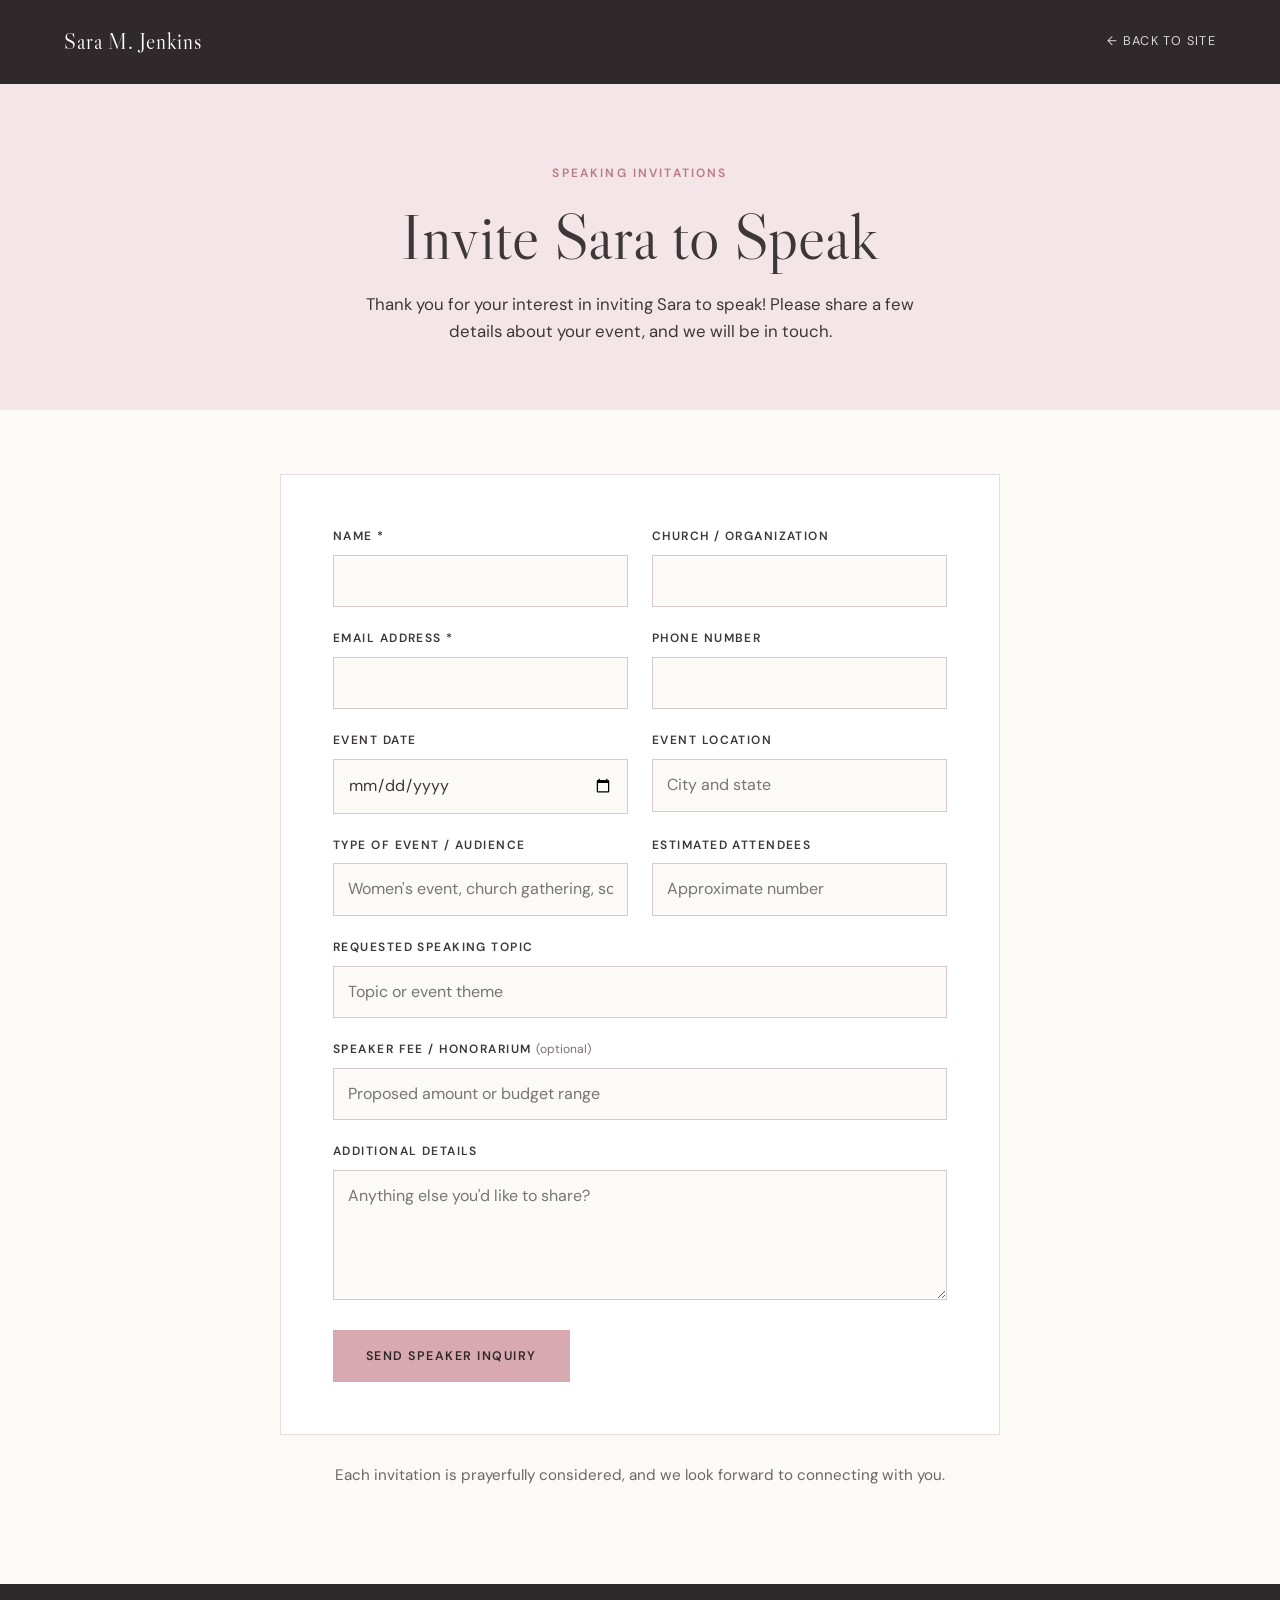
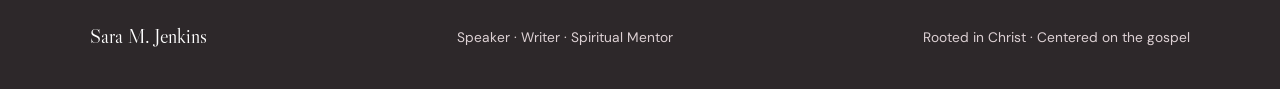
<file: speak/index.html>
<!doctype html>
<html lang="en">
<head>
  <meta charset="utf-8">
  <meta name="viewport" content="width=device-width, initial-scale=1">
  <title>Invite Sara to Speak | Sara M. Jenkins</title>
  <meta name="description" content="Invite Sara M. Jenkins to speak at your church, women's event, school, or gathering.">
  <link rel="preconnect" href="https://fonts.googleapis.com">
  <link rel="preconnect" href="https://fonts.gstatic.com" crossorigin>
  <link href="https://fonts.googleapis.com/css2?family=DM+Sans:wght@400;500;600&family=Libre+Caslon+Display&display=swap" rel="stylesheet">
  <link rel="icon" type="image/svg+xml" href="data:image/svg+xml,%3Csvg xmlns='http://www.w3.org/2000/svg' viewBox='0 0 32 32'%3E%3Crect width='32' height='32' rx='16' fill='%233b3437'/%3E%3Cpath d='M16 24s-9-5.5-9-11.2C7 8 13.1 7 16 11c2.9-4 9-3 9 1.8C25 18.5 16 24 16 24Z' fill='%23e7bfc4'/%3E%3C/svg%3E">
  <style>
    :root{--ink:#3d3739;--deep:#2f292c;--rose:#d9a9b1;--rose-deep:#b87985;--blush:#f4e6e8;--mist:#eeebea;--paper:#fcfaf7;--white:#fff;--serif:'Libre Caslon Display',Georgia,serif;--sans:'DM Sans',Arial,sans-serif}
    *{box-sizing:border-box}
    body{margin:0;background:var(--paper);color:var(--ink);font-family:var(--sans);font-size:16px;line-height:1.65}
    a{color:inherit;text-decoration:none}
    .nav{display:flex;align-items:center;justify-content:space-between;padding:24px clamp(24px,5vw,76px);background:var(--deep);color:white}
    .brand{font-family:var(--serif);font-size:1.35rem;letter-spacing:.04em}
    .back{font-size:.79rem;letter-spacing:.1em;text-transform:uppercase;opacity:.82}
    .back:hover{opacity:1}
    .intro{background:var(--blush);padding:80px clamp(24px,7vw,110px) 64px;text-align:center}
    .section-kicker{font-size:.75rem;letter-spacing:.18em;text-transform:uppercase;color:var(--rose-deep);font-weight:600;margin-bottom:20px}
    h1{font-family:var(--serif);font-weight:400;font-size:clamp(2.6rem,5vw,4.5rem);line-height:1.05;margin:0 0 20px}
    .intro p{max-width:560px;margin:0 auto;font-size:1.05rem}
    .form-wrap{padding:64px clamp(24px,7vw,110px) 96px}
    form{max-width:720px;margin:0 auto;background:var(--white);border:1px solid #eadde0;padding:clamp(28px,5vw,52px)}
    .grid{display:grid;grid-template-columns:1fr 1fr;gap:0 24px}
    .field{margin-bottom:22px}
    .full{grid-column:1 / -1}
    label{display:block;font-size:.75rem;letter-spacing:.12em;text-transform:uppercase;font-weight:600;margin-bottom:8px}
    .note{text-transform:none;letter-spacing:0;font-weight:400;color:#7a6e72}
    input,textarea{width:100%;min-height:48px;padding:12px 14px;border:1px solid #d8c9cd;border-radius:0;background:var(--paper);font:inherit;color:var(--ink)}
    textarea{resize:vertical;min-height:130px}
    input:focus,textarea:focus{outline:2px solid var(--rose);outline-offset:1px;background:var(--white)}
    .hidden{position:absolute;left:-9999px}
    .button{display:inline-flex;align-items:center;justify-content:center;min-height:52px;padding:0 32px;border:1px solid var(--rose);font:600 .78rem var(--sans);letter-spacing:.12em;text-transform:uppercase;background:var(--rose);color:var(--deep);cursor:pointer;transition:.2s}
    .button:hover{transform:translateY(-2px);background:var(--rose-deep);border-color:var(--rose-deep);color:white}
    .closing-note{max-width:720px;margin:28px auto 0;text-align:center;color:#6f6468;font-size:.95rem}
    footer{background:#2d282a;color:#ddd1d4;padding:36px clamp(24px,7vw,110px);display:flex;justify-content:space-between;gap:20px;align-items:center;font-size:.86rem}
    .footer-brand{font-family:var(--serif);font-size:1.25rem;color:white}
    @media(max-width:640px){.grid{grid-template-columns:1fr}footer{flex-direction:column;align-items:flex-start}.button{width:100%}}
  </style>
</head>
<body>
  <header class="nav"><a class="brand" href="../">Sara M. Jenkins</a><a class="back" href="../#ministries">&larr; Back to site</a></header>

  <main>
    <section class="intro">
      <div class="section-kicker">Speaking Invitations</div>
      <h1>Invite Sara to Speak</h1>
      <p>Thank you for your interest in inviting Sara to speak! Please share a few details about your event, and we will be in touch.</p>
    </section>

    <section class="form-wrap">
      <!-- Submissions go through FormSubmit (formsubmit.co), which emails each inquiry to the address in the action URL.
           The very first submission triggers a one-time activation email to that address; click the link in it to turn the form on. -->
      <form id="speaker-inquiry" method="POST" action="https://formsubmit.co/65e0b86766fe62179ccb960bd7daefac">
        <input type="hidden" name="Form" value="Speaking Inquiry">
        <input type="hidden" name="_subject" value="New speaking inquiry from sarajenkins.com">
        <input type="hidden" name="_template" value="table">
        <input type="hidden" name="_captcha" value="false">
        <input type="hidden" name="_next" value="https://sarajenkins.com/thank-you/">
        <p class="hidden" aria-hidden="true"><label>Do not fill this out: <input name="_honey" tabindex="-1" autocomplete="off"></label></p>
        <div class="grid">
          <div class="field"><label for="name">Name *</label><input id="name" name="name" autocomplete="name" required></div>
          <div class="field"><label for="organization">Church / Organization</label><input id="organization" name="organization" autocomplete="organization"></div>
          <div class="field"><label for="email">Email Address *</label><input id="email" type="email" name="email" autocomplete="email" required></div>
          <div class="field"><label for="phone">Phone Number</label><input id="phone" type="tel" name="phone" autocomplete="tel"></div>
          <div class="field"><label for="date">Event Date</label><input id="date" name="event-date" type="date"></div>
          <div class="field"><label for="location">Event Location</label><input id="location" name="event-location" placeholder="City and state"></div>
          <div class="field"><label for="event-type">Type of Event / Audience</label><input id="event-type" name="event-type" placeholder="Women's event, church gathering, school, etc."></div>
          <div class="field"><label for="attendees">Estimated Attendees</label><input id="attendees" name="attendees" type="number" min="1" placeholder="Approximate number"></div>
          <div class="field full"><label for="topic">Requested Speaking Topic</label><input id="topic" name="speaking-topic" placeholder="Topic or event theme"></div>
          <div class="field full"><label for="fee">Speaker Fee / Honorarium <span class="note">(optional)</span></label><input id="fee" name="speaker-fee-honorarium" placeholder="Proposed amount or budget range"></div>
          <div class="field full"><label for="details">Additional Details</label><textarea id="details" name="additional-details" placeholder="Anything else you'd like to share?"></textarea></div>
        </div>
        <button class="button" type="submit">Send Speaker Inquiry</button>
      </form>
      <p class="closing-note">Each invitation is prayerfully considered, and we look forward to connecting with you.</p>
    </section>
  </main>

  <footer><div class="footer-brand">Sara M. Jenkins</div><div>Speaker · Writer · Spiritual Mentor</div><div>Rooted in Christ · Centered on the gospel</div></footer>
  <script>
    // Logs each inquiry to the "Sara Jenkins – Speaker Inquiries" Google Sheet via its Apps Script web app.
    const SHEET_WEBHOOK_URL = 'https://script.google.com/macros/s/AKfycbxFvAlw-7IjOhwWb4q4Ppw48uc-H-45PJdTyhukbJR4HTqKcgqi76BFg8F4PaJHKIqB/exec';
    // The email goes through FormSubmit's AJAX endpoint in the background, so visitors never see a FormSubmit page.
    // keepalive lets the request finish even after we move on to the thank-you page.
    const FORMSUBMIT_AJAX_URL = 'https://formsubmit.co/ajax/65e0b86766fe62179ccb960bd7daefac';
    const THANK_YOU_URL = '/thank-you/';
    const MAX_WAIT_MS = 4000;
    document.getElementById('speaker-inquiry').addEventListener('submit', function (e) {
      e.preventDefault();
      const form = this;
      const button = form.querySelector('button[type="submit"]');
      const done = function () { window.location.href = THANK_YOU_URL; };
      if (form.elements['_honey'].value) { done(); return; }
      button.disabled = true;
      button.textContent = 'Sending…';
      const val = function (n) { const el = form.elements[n]; return el && el.value ? String(el.value).trim() : ''; };
      // A timestamp makes every subject unique, so Gmail gives each submission its own email instead of one thread.
      const stamp = new Date().toLocaleString('en-US', { month: 'short', day: 'numeric', year: 'numeric', hour: 'numeric', minute: '2-digit' });
      const eventDate = val('event-date') ? new Date(val('event-date') + 'T12:00:00').toLocaleDateString('en-US', { month: 'short', day: 'numeric', year: 'numeric' }) : '';
      const subjectParts = ['Speaking inquiry: ' + val('name')];
      if (val('organization')) subjectParts.push(val('organization'));
      if (eventDate) subjectParts.push('event ' + eventDate);
      if (val('event-location')) subjectParts.push(val('event-location'));
      form.elements['_subject'].value = subjectParts.join(' · ') + ' [' + stamp + ']';
      const data = new URLSearchParams(new FormData(form));
      try { if (SHEET_WEBHOOK_URL) navigator.sendBeacon(SHEET_WEBHOOK_URL, data); } catch (err) { /* never block the email */ }
      let request;
      try {
        request = fetch(FORMSUBMIT_AJAX_URL, { method: 'POST', body: data, headers: { Accept: 'application/json' }, keepalive: true });
      } catch (err) { form.submit(); return; }
      // Move on as soon as FormSubmit answers, or after MAX_WAIT_MS at most (keepalive keeps the request going).
      const timer = setTimeout(done, MAX_WAIT_MS);
      request.then(done, function () { clearTimeout(timer); form.submit(); });
    });
  </script>
</body>
</html>
</file>
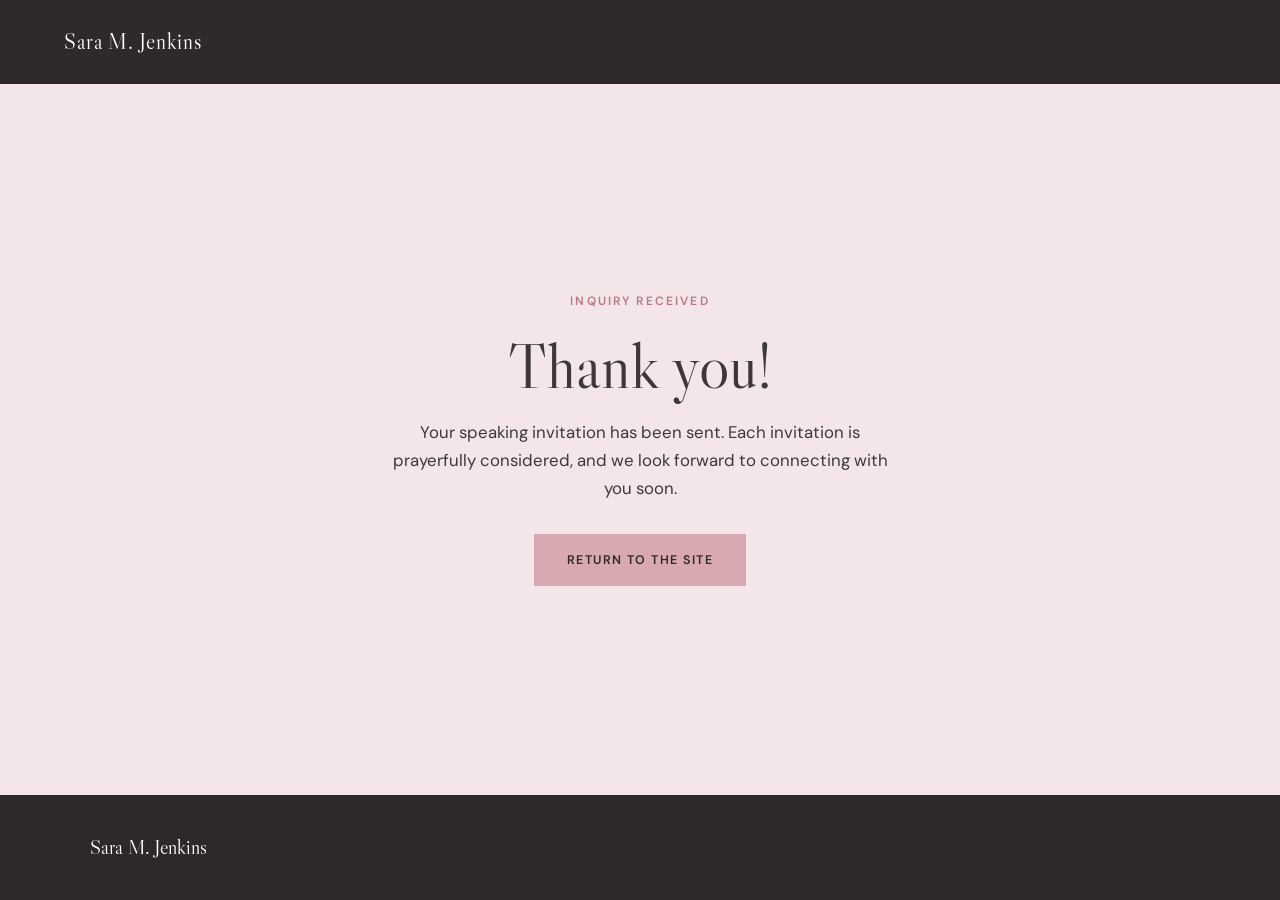
<file: thank-you/index.html>
<!doctype html>
<html lang="en">
<head>
  <meta charset="utf-8">
  <meta name="viewport" content="width=device-width, initial-scale=1">
  <title>Thank You | Sara M. Jenkins</title>
  <meta name="robots" content="noindex">
  <link rel="preconnect" href="https://fonts.googleapis.com">
  <link rel="preconnect" href="https://fonts.gstatic.com" crossorigin>
  <link href="https://fonts.googleapis.com/css2?family=DM+Sans:wght@400;500;600&family=Libre+Caslon+Display&display=swap" rel="stylesheet">
  <link rel="icon" type="image/svg+xml" href="data:image/svg+xml,%3Csvg xmlns='http://www.w3.org/2000/svg' viewBox='0 0 32 32'%3E%3Crect width='32' height='32' rx='16' fill='%233b3437'/%3E%3Cpath d='M16 24s-9-5.5-9-11.2C7 8 13.1 7 16 11c2.9-4 9-3 9 1.8C25 18.5 16 24 16 24Z' fill='%23e7bfc4'/%3E%3C/svg%3E">
  <style>
    :root{--ink:#3d3739;--deep:#2f292c;--rose:#d9a9b1;--rose-deep:#b87985;--blush:#f4e6e8;--paper:#fcfaf7;--serif:'Libre Caslon Display',Georgia,serif;--sans:'DM Sans',Arial,sans-serif}
    *{box-sizing:border-box}
    body{margin:0;min-height:100vh;display:flex;flex-direction:column;background:var(--blush);color:var(--ink);font-family:var(--sans);font-size:16px;line-height:1.65}
    a{color:inherit;text-decoration:none}
    .nav{padding:24px clamp(24px,5vw,76px);background:var(--deep);color:white}
    .brand{font-family:var(--serif);font-size:1.35rem;letter-spacing:.04em}
    main{flex:1;display:flex;align-items:center;justify-content:center;padding:96px 24px;text-align:center}
    .section-kicker{font-size:.75rem;letter-spacing:.18em;text-transform:uppercase;color:var(--rose-deep);font-weight:600;margin-bottom:20px}
    h1{font-family:var(--serif);font-weight:400;font-size:clamp(2.6rem,5vw,4.5rem);line-height:1.05;margin:0 0 20px}
    p{max-width:520px;margin:0 auto 32px;font-size:1.05rem}
    .button{display:inline-flex;align-items:center;justify-content:center;min-height:52px;padding:0 32px;border:1px solid var(--rose);font-size:.78rem;font-weight:600;letter-spacing:.12em;text-transform:uppercase;background:var(--rose);color:var(--deep);transition:.2s}
    .button:hover{transform:translateY(-2px)}
    footer{background:#2d282a;color:#ddd1d4;padding:36px clamp(24px,7vw,110px);font-size:.86rem}
    .footer-brand{font-family:var(--serif);font-size:1.25rem;color:white}
  </style>
</head>
<body>
  <header class="nav"><a class="brand" href="../">Sara M. Jenkins</a></header>
  <main>
    <div>
      <div class="section-kicker">Inquiry received</div>
      <h1>Thank you!</h1>
      <p>Your speaking invitation has been sent. Each invitation is prayerfully considered, and we look forward to connecting with you soon.</p>
      <a class="button" href="../">Return to the site</a>
    </div>
  </main>
  <footer><div class="footer-brand">Sara M. Jenkins</div></footer>
</body>
</html>
</file>
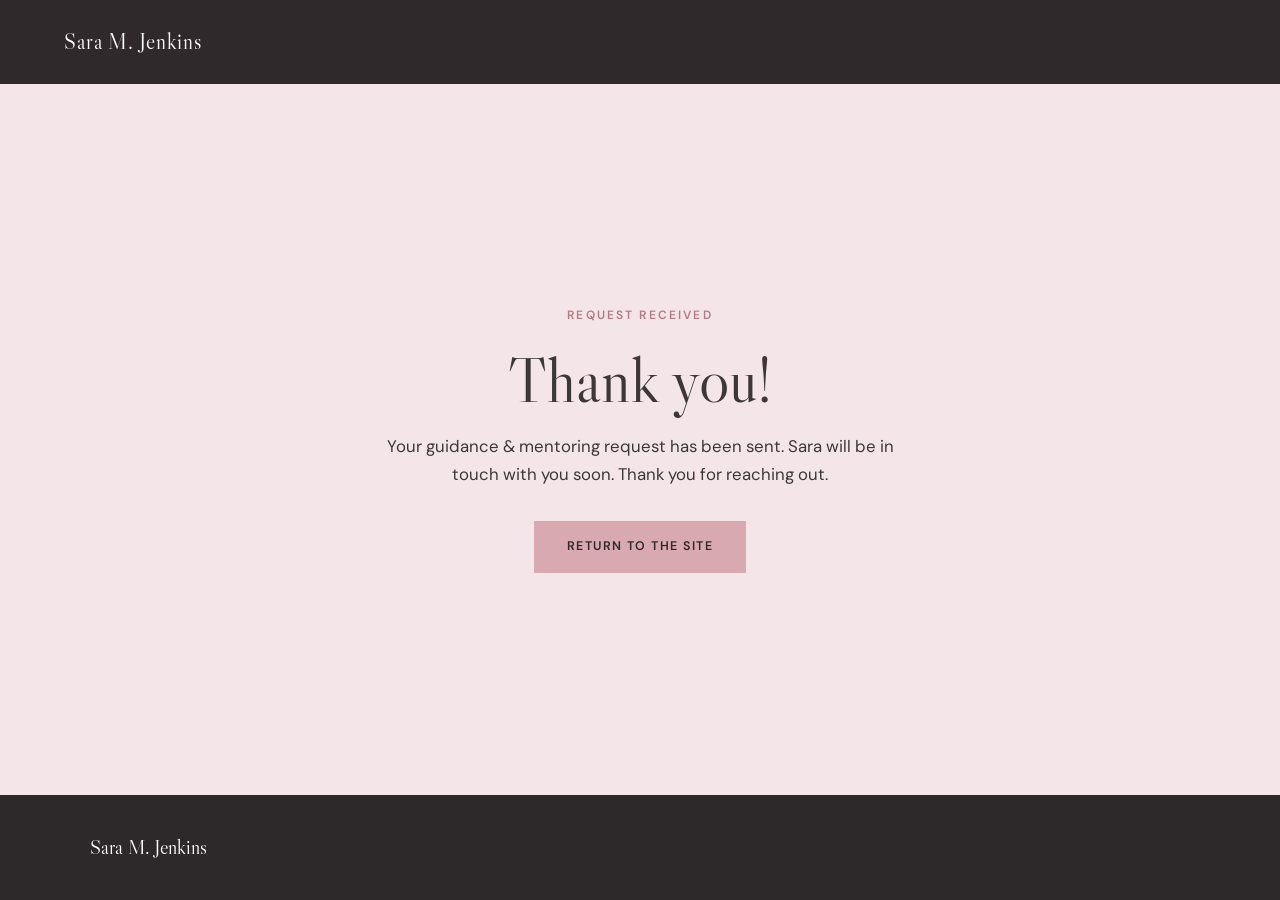
<file: mentoring/thank-you/index.html>
<!doctype html>
<html lang="en">
<head>
  <meta charset="utf-8">
  <meta name="viewport" content="width=device-width, initial-scale=1">
  <title>Thank You | Sara M. Jenkins</title>
  <meta name="robots" content="noindex">
  <link rel="preconnect" href="https://fonts.googleapis.com">
  <link rel="preconnect" href="https://fonts.gstatic.com" crossorigin>
  <link href="https://fonts.googleapis.com/css2?family=DM+Sans:wght@400;500;600&family=Libre+Caslon+Display&display=swap" rel="stylesheet">
  <link rel="icon" type="image/svg+xml" href="data:image/svg+xml,%3Csvg xmlns='http://www.w3.org/2000/svg' viewBox='0 0 32 32'%3E%3Crect width='32' height='32' rx='16' fill='%233b3437'/%3E%3Cpath d='M16 24s-9-5.5-9-11.2C7 8 13.1 7 16 11c2.9-4 9-3 9 1.8C25 18.5 16 24 16 24Z' fill='%23e7bfc4'/%3E%3C/svg%3E">
  <style>
    :root{--ink:#3d3739;--deep:#2f292c;--rose:#d9a9b1;--rose-deep:#b87985;--blush:#f4e6e8;--paper:#fcfaf7;--serif:'Libre Caslon Display',Georgia,serif;--sans:'DM Sans',Arial,sans-serif}
    *{box-sizing:border-box}
    body{margin:0;min-height:100vh;display:flex;flex-direction:column;background:var(--blush);color:var(--ink);font-family:var(--sans);font-size:16px;line-height:1.65}
    a{color:inherit;text-decoration:none}
    .nav{padding:24px clamp(24px,5vw,76px);background:var(--deep);color:white}
    .brand{font-family:var(--serif);font-size:1.35rem;letter-spacing:.04em}
    main{flex:1;display:flex;align-items:center;justify-content:center;padding:96px 24px;text-align:center}
    .section-kicker{font-size:.75rem;letter-spacing:.18em;text-transform:uppercase;color:var(--rose-deep);font-weight:600;margin-bottom:20px}
    h1{font-family:var(--serif);font-weight:400;font-size:clamp(2.6rem,5vw,4.5rem);line-height:1.05;margin:0 0 20px}
    p{max-width:520px;margin:0 auto 32px;font-size:1.05rem}
    .button{display:inline-flex;align-items:center;justify-content:center;min-height:52px;padding:0 32px;border:1px solid var(--rose);font-size:.78rem;font-weight:600;letter-spacing:.12em;text-transform:uppercase;background:var(--rose);color:var(--deep);transition:.2s}
    .button:hover{transform:translateY(-2px)}
    footer{background:#2d282a;color:#ddd1d4;padding:36px clamp(24px,7vw,110px);font-size:.86rem}
    .footer-brand{font-family:var(--serif);font-size:1.25rem;color:white}
  </style>
</head>
<body>
  <header class="nav"><a class="brand" href="../../">Sara M. Jenkins</a></header>
  <main>
    <div>
      <div class="section-kicker">Request received</div>
      <h1>Thank you!</h1>
      <p>Your guidance &amp; mentoring request has been sent. Sara will be in touch with you soon. Thank you for reaching out.</p>
      <a class="button" href="../../">Return to the site</a>
    </div>
  </main>
  <footer><div class="footer-brand">Sara M. Jenkins</div></footer>
</body>
</html>
</file>
